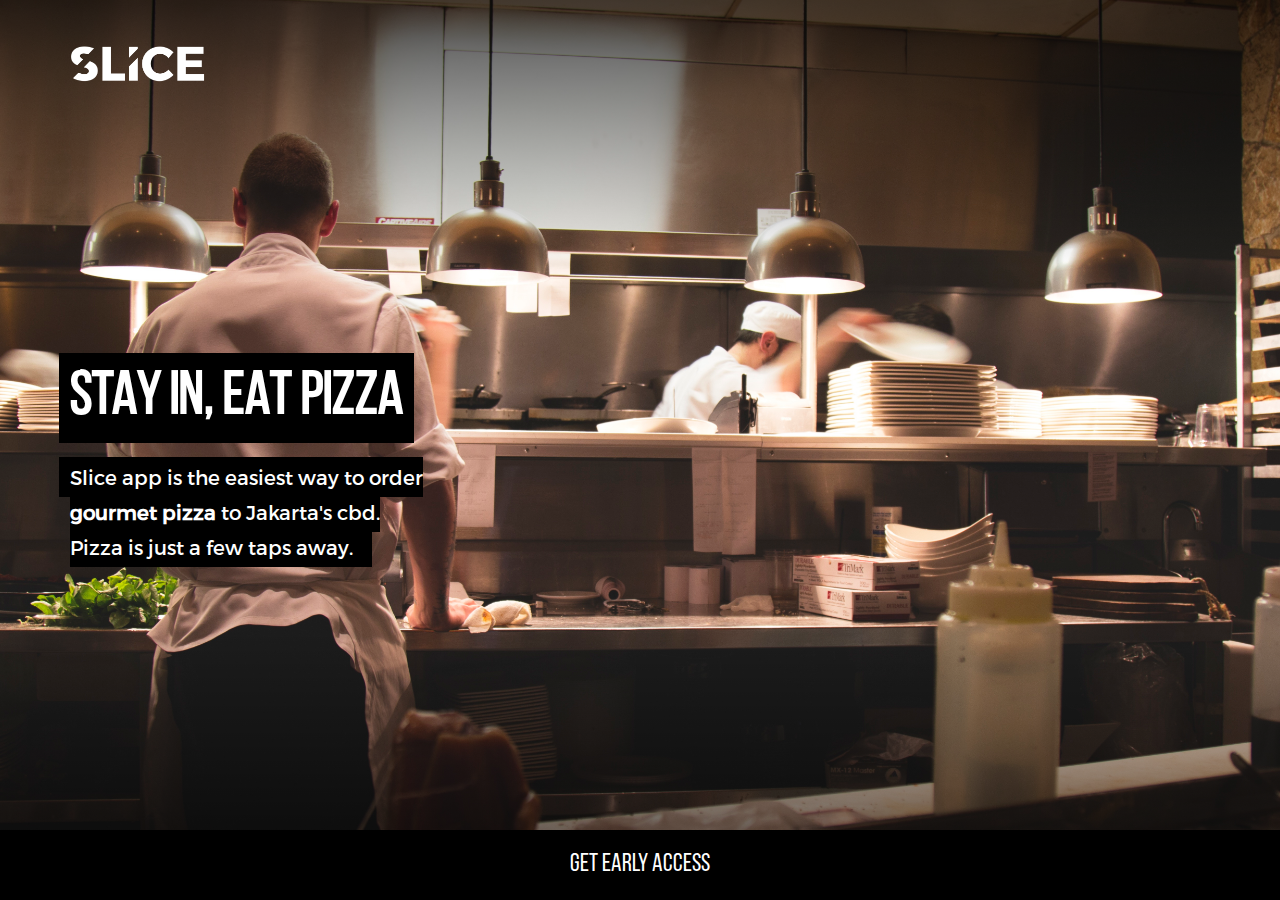
<file: live/index.html>
<html>

<head>
    <!-- Google Analytics Content Experiment code -->
    <script>
    function utmx_section() {}

    function utmx() {}(function() {
        var
            k = '115579732-0',
            d = document,
            l = d.location,
            c = d.cookie;
        if (l.search.indexOf('utm_expid=' + k) > 0) return;

        function f(n) {
            if (c) {
                var i = c.indexOf(n + '=');
                if (i > -1) {
                    var j = c.
                    indexOf(';', i);
                    return escape(c.substring(i + n.length + 1, j < 0 ? c.length : j))
                }
            }
        }
        var x = f('__utmx'),
            xx = f('__utmxx'),
            h = l.hash;
        d.write(
            '<sc' + 'ript src="' + 'http' + (l.protocol == 'https:' ? 's://ssl' :
                '://www') + '.google-analytics.com/ga_exp.js?' + 'utmxkey=' + k +
            '&utmx=' + (x ? x : '') + '&utmxx=' + (xx ? xx : '') + '&utmxtime=' + new Date().valueOf() + (h ? '&utmxhash=' + escape(h.substr(1)) : '') +
            '" type="text/javascript" charset="utf-8"><\/sc' + 'ript>')
    })();
    </script>
    <script>
    utmx('url', 'A/B');
    </script>

    <!-- End of Google Analytics Content Experiment code -->
    <meta name="viewport" content="width=device-width, initial-scale=1, maximum-scale=1, user-scalable=no">
    <meta name="description" content="Slice, pizza delivery app">
    <link rel="stylesheet" type="text/css" href="css/bootstrap/css/bootstrap.css">
    <link rel="stylesheet" type="text/css" href="css/style.css">
    <link rel="stylesheet" href="css/social-share-kit.css" type="text/css">
    <link rel="stylesheet" href="css/ladda-themeless.min.css" type="text/css">
    <meta property="og:title" content="Slice, pizza delivery app">
    <meta property="og:description" content="Slice app is the easiest way to order gourmet pizza to Jakarta's cbd. Pizza is just a few taps away.">
    <meta property="og:site_name" content="Slice, pizza delivery app">
    <meta property="og:type" content="website">
    <meta property="og:url" content="http://sliceapp.co/">
    <meta property="og:image" content="http://sliceapp.co/images/logo-icon.png">
    <meta property="og:image:width" content="200">
    <meta property="og:image:height" content="200">
    <meta name="twitter:card" content="summary">
    <meta name="twitter:url" content="http://sliceapp.co/">
    <meta name="twitter:title" content="Slice, pizza delivery app">
    <meta name="twitter:description" content="Slice app is the easiest way to order gourmet pizza to Jakarta's cbd. Pizza is just a few taps away.">
    <meta name="twitter:image" content="http://sliceapp.co/images/logo-icon.png">
    <script src="https://ajax.googleapis.com/ajax/libs/jquery/2.1.4/jquery.min.js"></script>
    <script type="text/javascript" src="css/bootstrap/js/bootstrap.js"></script>
    <script type="text/javascript" src="js/social-share-kit.js"></script>
    <script type="text/javascript" src="js/ladda.js"></script>
    <script type="text/javascript" src="js/spin.js"></script>

    <script>
    (function(i, s, o, g, r, a, m) {
        i['GoogleAnalyticsObject'] = r;
        i[r] = i[r] || function() {
            (i[r].q = i[r].q || []).push(arguments)
        }, i[r].l = 1 * new Date();
        a = s.createElement(o),
            m = s.getElementsByTagName(o)[0];
        a.async = 1;
        a.src = g;
        m.parentNode.insertBefore(a, m)
    })(window, document, 'script', '//www.google-analytics.com/analytics.js', 'ga');

    ga('create', 'UA-72967680-1', 'auto');
    ga('send', 'pageview', '/');
    </script>

    <script type="text/javascript">
    function timer5() {
        ga('send', 'event', 'TimeOnPage', '0', '0-5 seconds', {
            'nonInteraction': 1
        });
    }

    function timer10() {
        ga('send', 'event', 'TimeOnPage', '1', '6-10 seconds', {
            'nonInteraction': 1
        });
    }

    function timerMore() {
        ga('send', 'event', 'TimeOnPage', '2', 'More than 10 seconds', {
            'nonInteraction': 1
        });
    }

    setTimeout(timer5, 5000);
    setTimeout(timer10, 10000);
    setTimeout(timerMore, 15000);
    </script>
</head>

<body>
    <div class="bg-img"></div>
    <div class="single-photo__gradient-overlay"></div>
    <div class="container">
        <div class="logo">
            <img src="images/logo.png">
        </div>
        <div class="outer">
            <div class="middle">
                <div class="row">
                    <div class="col-md-12">
                        <h2>STAY IN, EAT PIZZA</h2>
                        <p>Slice app is the easiest way to order
                            <br>
                            <b>gourmet pizza</b> to Jakarta&#39;s cbd.
                            <br> Pizza is just a few taps away.</p>
                    </div>
                </div>
            </div>
        </div>
    </div>
    <div class="btn-box">
        <button class="btn btn-default" data-toggle="modal" data-target="#myModal">GET EARLY ACCESS</button>
    </div>
    <!-- Modal -->
    <div class="modal fade" id="myModal" tabindex="-1" role="dialog" aria-labelledby="myModalLabel">
        <div class="modal-dialog" role="document">
            <div class="modal-content">
                <div class="modal-header">
                    <button type="button" class="close" data-dismiss="modal" aria-label="Close"><span aria-hidden="true">&times;</span></button>
                </div>
                <div class="modal-body">
                    <div class="container">
                        <div class="outer" style="width:auto;margin:auto">
                            <div class="middle">
                                <div class="modal-container">
                                    <div class="row">
                                        <div class="col-md-12" id="modal-content">
                                            <p style="text-align: center;">Enter your phone details
                                                <br> to get early access.</p>
                                            <input type="hidden" name="utf8" value="✓">
                                            <div class="input-group" style="margin: 20px 0;">
                                                <div class="input-group-addon" id="sizing-addon1" style="border-color:#252525;border-right: 1px solid #424242;color: #424242;background-color: #252525;font-size: 20px;">+62</div>
                                                <input type="tel" class="form-control phone-number" id="phone" placeholder="phone number" aria-label="..." style="border-radius: 6px;border-top-left-radius: 0px;border-bottom-left-radius: 0px;">
                                            </div>
                                            <button id="submit" class="btn btn-default submit-btn" style="background:#ffe870; color:#000;border-color:#ffe870">SUBMIT</button>
                                        </div>
                                    </div>
                                </div>
                            </div>
                        </div>
                    </div>
                    <div class="success-box">
                        <div class="outer">
                            <div class="middle">
                                <p id="status-container"></p>
                            </div>
                        </div>
                    </div>
                    <div class="thanks-box">
                        <div class="outer">
                            <div class="middle">
                                <div class="box">
                                    <div class="circle-box">
                                        <h2>THANKS</h2>
                                    </div>
                                    <p id="thankyou-text">
                                    </p>
                                    <p style="padding-top: 0px; padding-bottom: 11px;">Share to your friends and family:</p>
                                    <div class="ssk-group ssk-lg" style="padding-bottom: 20px;">
                                        <a href="" class="ssk ssk-facebook ga-share-facebook"></a>
                                        <a href="" class="ssk ssk-twitter ga-share-twitter"></a>
                                        <a href="" class="ssk ssk-google-plus ga-share-google-plus"></a>
                                    </div>
                                </div>
                            </div>
                        </div>
                    </div>
                </div>
            </div>
        </div>
    </div>
    <script>
    $(function() {
        // Social share plugin
        SocialShareKit.init({
            url: 'http://sliceapp.co/'
        });

        // sending share events to Google
        $('.ga-share-facebook').click(function() {
            ga('create', 'UA-72967680-1', 'auto');
            ga('send', 'event', 'Social Share', 'click', 'Facebook');
        });

        $('.ga-share-twitter').click(function() {
            ga('create', 'UA-72967680-1', 'auto');
            ga('send', 'event', 'Social Share', 'click', 'Twitter');
        });

        $('.ga-share-google-plus').click(function() {
            ga('create', 'UA-72967680-1', 'auto');
            ga('send', 'event', 'Social Share', 'click', 'Google Plus');
        })

        $("#submit").click(function(e) {
            e.preventDefault();

            function sendNumber(phone) {
                console.log('Saving number to waitlist... done');
                $.getJSON("http://node.colorblindlabs.com:8080/api/access?phone=" + phone, function(data) {

                    if (data.success == true) {
                        var html = 'Thank you for signing up. You have been waitlisted, your number is #' + data.number;
                    } else {
                        var html = data.message;
                    }

                    $('#thankyou-text').text(html);
                    $('.thanks-box').addClass('open');
                    $('.success-box').hide();

                });
            }

            // sending eventTracker data to Google
            ga('create', 'UA-72967680-1', 'auto');
            ga('send', 'event', 'Submit', 'click', 'Send Phone Number');

            if ($('#phone').val() == '') {
                var html = 'Please enter your phone number.';
                $('#status-container').text(html);
                $('.success-box').addClass('open');
            } else {
                // send API request
                var PhoneNumber = $('#phone').val(),
                    CountryCode = 'id',
                    Locale = 'id-ID';

                PhoneNumber = PhoneNumber.replace(/^0+/, '');

                $('.success-box').removeClass('open');

                console.log('Sending number for checking...done');
                $.ajax({
                    url: 'http://api.phone-validator.net/api/v2/verify',
                    type: 'POST',
                    data: {
                        PhoneNumber: PhoneNumber,
                        CountryCode: CountryCode,
                        Locale: Locale,
                        APIKey: 'pv-8af9af59d416eb936865c8bdba41b3c5'
                    },
                    dataType: 'json',
                    success: function(json) {
                        console.log(json);
                        // check API result
                        if (typeof(json.status) != "undefined") {
                            statuscode = json.status;
                            switch (statuscode) {
                                case "VALID_CONFIRMED":
                                    //console.log(json);
                                    sendNumber(PhoneNumber);
                                    break;
                                case "VALID_UNCONFIRMED":
                                    linetype = json.linetype;
                                    location = json.location;
                                    countrycode = json.countrycode;
                                    formatnational = json.formatnational;
                                    formatinternational = json.formatinternational;
                                    //console.log(json);
                                    sendNumber(PhoneNumber);
                                    break;
                                case "INVALID":

                                    var html = 'This phone number is not valid. Please enter a valid one.';
                                    $('#status-container').text(html);
                                    $('.success-box').addClass('open');
                                    break;
                                default:
                            }
                        }
                    }
                })
            }


        })
    });
    </script>
</body>

</html>
</file>
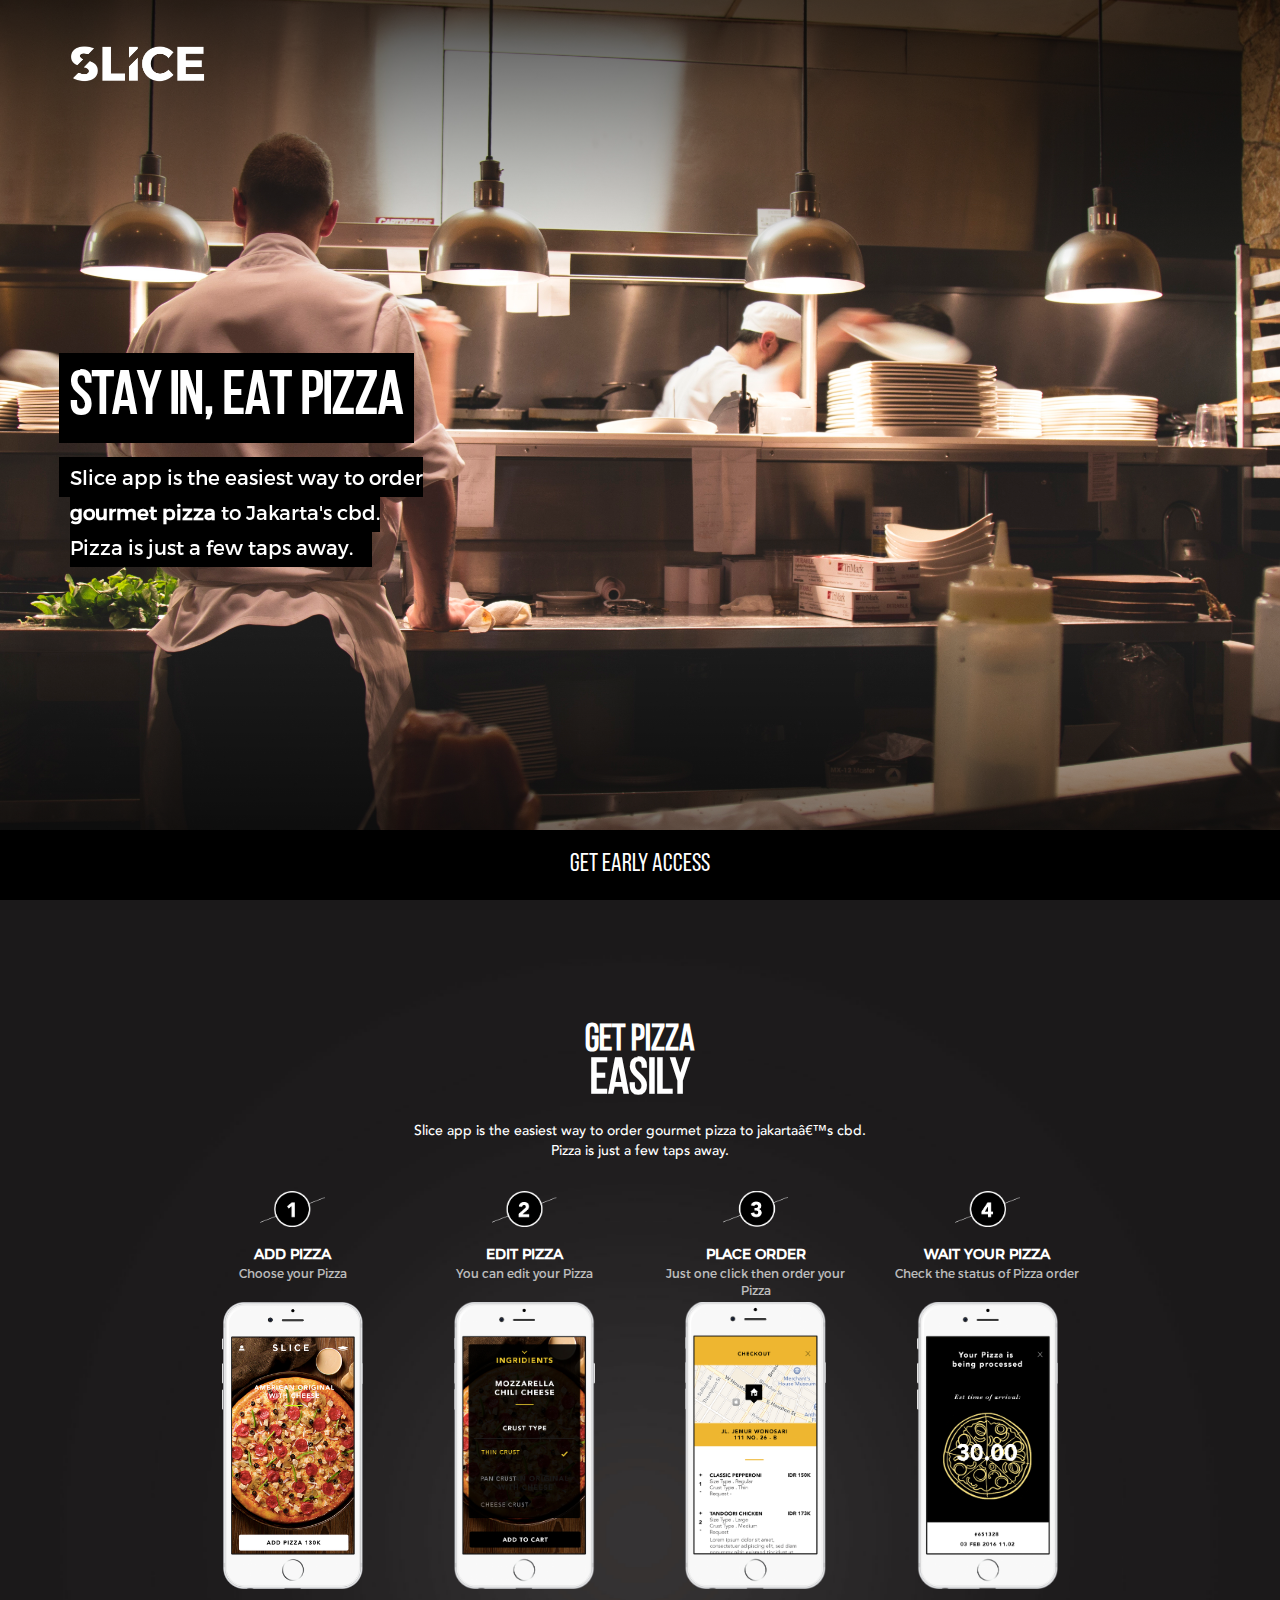
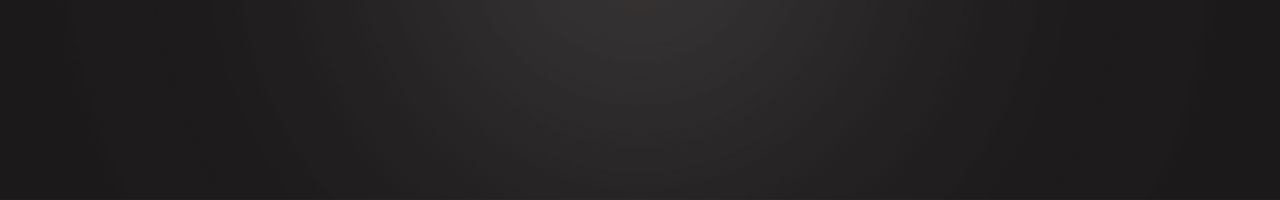
<file: test/index.html>
<!DOCTYPE html>
<html xmlns="http://www.w3.org/1999/xhtml">

<head>
    <!-- Google Analytics Content Experiment code -->
    <script>
    function utmx_section() {}

    function utmx() {}(function() {
        var
            k = '115579732-0',
            d = document,
            l = d.location,
            c = d.cookie;
        if (l.search.indexOf('utm_expid=' + k) > 0) return;

        function f(n) {
            if (c) {
                var i = c.indexOf(n + '=');
                if (i > -1) {
                    var j = c.
                    indexOf(';', i);
                    return escape(c.substring(i + n.length + 1, j < 0 ? c.length : j))
                }
            }
        }
        var x = f('__utmx'),
            xx = f('__utmxx'),
            h = l.hash;
        d.write(
            '<sc' + 'ript src="' + 'http' + (l.protocol == 'https:' ? 's://ssl' :
                '://www') + '.google-analytics.com/ga_exp.js?' + 'utmxkey=' + k +
            '&utmx=' + (x ? x : '') + '&utmxx=' + (xx ? xx : '') + '&utmxtime=' + new Date().valueOf() + (h ? '&utmxhash=' + escape(h.substr(1)) : '') +
            '" type="text/javascript" charset="utf-8"><\/sc' + 'ript>')
    })();
    </script>
    <script>
    utmx('url', 'A/B');
    </script>
    <!-- End of Google Analytics Content Experiment code -->
    <meta name="viewport" content="width=device-width, initial-scale=1, maximum-scale=1, user-scalable=no">
    <meta name="description" content="Slice, pizza delivery app">
    <link rel="stylesheet" type="text/css" href="slick/slick.css">
    <link rel="stylesheet" type="text/css" href="slick/slick-theme.css"/>
    <link rel="stylesheet" type="text/css" href="css/bootstrap/css/bootstrap.css">
    <link rel="stylesheet" type="text/css" href="css/style.css">
    <link rel="stylesheet" href="css/social-share-kit.css" type="text/css">
    <link rel="stylesheet" href="css/ladda-themeless.min.css" type="text/css">
    <link rel="stylesheet" type="text/css" href="css/jquery.fullPage.css" />
    


    <meta property="og:title" content="Slice, pizza delivery app">
    <meta property="og:description" content="Slice app is the easiest way to order gourmet pizza to Jakarta's cbd. Pizza is just a few taps away.">
    <meta property="og:site_name" content="Slice, pizza delivery app">
    <meta property="og:type" content="website">
    <meta property="og:url" content="http://sliceapp.co/">
    <meta property="og:image" content="http://sliceapp.co/images/logo-icon.png">
    <meta property="og:image:width" content="200">
    <meta property="og:image:height" content="200">
    <meta name="twitter:card" content="summary">
    <meta name="twitter:url" content="http://sliceapp.co/">
    <meta name="twitter:title" content="Slice, pizza delivery app">
    <meta name="twitter:description" content="Slice app is the easiest way to order gourmet pizza to Jakarta's cbd. Pizza is just a few taps away.">
    <meta name="twitter:image" content="http://sliceapp.co/images/logo-icon.png">
    <script src="https://ajax.googleapis.com/ajax/libs/jquery/2.1.4/jquery.min.js"></script>
    <script type="text/javascript" src="css/bootstrap/js/bootstrap.js"></script>
    <script type="text/javascript" src="js/jquery.fullPage.js"></script>
    <script type="text/javascript" src="js/social-share-kit.js"></script>
    <script type="text/javascript" src="js/ladda.js"></script>
    <script type="text/javascript" src="js/spin.js"></script>
    <script type="text/javascript" src="slick/slick.min.js"></script>
    <script>
    (function(i, s, o, g, r, a, m) {
        i['GoogleAnalyticsObject'] = r;
        i[r] = i[r] || function() {
            (i[r].q = i[r].q || []).push(arguments)
        }, i[r].l = 1 * new Date();
        a = s.createElement(o),
            m = s.getElementsByTagName(o)[0];
        a.async = 1;
        a.src = g;
        m.parentNode.insertBefore(a, m)
    })(window, document, 'script', '//www.google-analytics.com/analytics.js', 'ga');

    ga('create', 'UA-72967680-1', 'auto');
    ga('send', 'pageview', '/');
    </script>
    <script type="text/javascript">
    $(document).ready(function() {
        $('#fullpage').fullpage({
            menu: '#menu',
            anchors: ['firstPage', 'secondPage'],
            sectionsColor: ['', '#000'],
            autoScrolling: false,
            responsiveWidth: 768
        });

        var wrap = $("bodybody");

        wrap.on("scroll", function(e) {

            console.log('scroll');

        });
    });
    </script>
</head>

<body>
    <div class="btn-box">
        <button class="btn btn-default" data-toggle="modal" data-target="#myModal">GET EARLY ACCESS</button>
    </div>
    <!-- Modal -->
    <div class="modal fade" id="myModal" tabindex="-1" role="dialog" aria-labelledby="myModalLabel">
        <div class="modal-dialog" role="document">
            <div class="modal-content">
                <div class="modal-header">
                    <button type="button" class="close" data-dismiss="modal" aria-label="Close"><span aria-hidden="true">&times;</span></button>
                </div>
                <div class="modal-body">
                    <div class="container">
                        <div class="outer" style="width:auto;margin:auto">
                            <div class="middle">
                                <div class="modal-container">
                                    <div class="row">
                                        <div class="col-md-12" id="modal-content">
                                            <p style="text-align: center;">Enter your phone details
                                                <br> to get early access.</p>
                                            <input type="hidden" name="utf8" value="✓">
                                            <div class="input-group" style="margin: 20px 0;">
                                                <div class="input-group-addon" id="sizing-addon1" style="border-color:#252525;border-right: 1px solid #424242;color: #424242;background-color: #252525;font-size: 20px;">+62</div>
                                                <input type="tel" class="form-control phone-number" id="phone" placeholder="phone number" aria-label="..." style="border-radius: 6px;border-top-left-radius: 0px;border-bottom-left-radius: 0px;">
                                            </div>
                                            <button id="submit" class="btn btn-default submit-btn" style="background:#ffe870; color:#000;border-color:#ffe870">SUBMIT</button>
                                        </div>
                                    </div>
                                </div>
                            </div>
                        </div>
                    </div>
                    <div class="success-box">
                        <div class="outer">
                            <div class="middle">
                                <p id="status-container"></p>
                            </div>
                        </div>
                    </div>
                    <div class="thanks-box">
                        <div class="outer">
                            <div class="middle">
                                <div class="box">
                                    <div class="circle-box">
                                        <h2>THANKS</h2>
                                    </div>
                                    <p id="thankyou-text">
                                    </p>
                                    <p style="padding-top: 0px; padding-bottom: 11px;">Share to your friends and family:</p>
                                    <div class="ssk-group ssk-lg" style="padding-bottom: 20px;">
                                        <a href="" class="ssk ssk-facebook ga-share-facebook"></a>
                                        <a href="" class="ssk ssk-twitter ga-share-twitter"></a>
                                        <a href="" class="ssk ssk-google-plus ga-share-google-plus"></a>
                                    </div>
                                </div>
                            </div>
                        </div>
                    </div>
                </div>
            </div>
        </div>
    </div>
    <div id="fullpage">
        <div class="section " id="section0">
            <div class="intro">
                <div class="bg-img"></div>
                <div class="single-photo__gradient-overlay"></div>
                <div class="container">
                    <div class="logo">
                        <img src="images/logo.png">
                    </div>
                    <div class="outer">
                        <div class="middle">
                            <div class="row">
                                <div class="col-md-12">
                                    <h2>STAY IN, EAT PIZZA</h2>
                                    <p>Slice app is the easiest way to order
                                        <br>
                                        <b>gourmet pizza</b> to Jakarta&#39;s cbd.
                                        <br> Pizza is just a few taps away.</p>
                                </div>
                            </div>
                        </div>
                    </div>
                </div>
            </div>
        </div>
        <div class="section" id="section1">
            <div class="intro" style="margin-bottom:80px">
                <h1 style="font-size: 37px;" class="center">GET PIZZA</h1>
                <h1 class="center">EASILY</h1>
                <p class="center" style="font-family: 'avenir_medium';padding: 20px 0;padding-bottom:0">Slice app is the easiest way to order gourmet pizza to jakarta’s cbd.
                    <br> Pizza is just a few taps away.</p>
                <div class="iphone-box">
                    <div class="row" id="iphone-dekstop">
                        <div class="col-md-3 col-sm-3">
                            <div class="pizza-badge">
                                <img src="images/badge1.png">
                            </div>
                            <div class="iphone-detail">
                                <p>ADD PIZZA</p>
                                <p>Choose your Pizza</p>
                            </div>
                            <div class="iphone-bg">
                                <img src="images/iphone-white1.png">
                            </div>
                        </div>
                        <div class="col-md-3 col-sm-3">
                            <div class="pizza-badge">
                                <img src="images/badge2.png">
                            </div>
                            <div class="iphone-detail">
                                <p>EDIT PIZZA</p>
                                <p>You can edit your Pizza</p>
                            </div>
                            <div class="iphone-bg">
                                <img src="images/iphone-white2.png">
                            </div>
                        </div>
                        <div class="col-md-3 col-sm-3">
                            <div class="pizza-badge">
                                <img src="images/badge3.png">
                            </div>
                            <div class="iphone-detail">
                                <p>PLACE ORDER</p>
                                <p>Just one click then order your Pizza</p>
                            </div>
                            <div class="iphone-bg">
                                <img src="images/iphone-white3.png">
                            </div>
                        </div>
                        <div class="col-md-3 col-sm-3">
                            <div class="pizza-badge">
                                <img src="images/badge4.png">
                            </div>
                            <div class="iphone-detail">
                                <p>WAIT YOUR PIZZA</p>
                                <p>Check the status of Pizza order</p>
                            </div>
                            <div class="iphone-bg">
                                <img src="images/iphone-white4.png">
                            </div>
                        </div>
                    </div>
                    <div class="carousel-iphone">
                        <!--<ul class="single-item">
                            <li>
                                <div class="iphone-detail">
                                    <p>ADD PIZZA</p>
                                    <p>Choose your Pizza</p>
                                </div>
                                <img src="images/menu/main-menu.jpg">
                            </li>
                            <li>
                                <div class="iphone-detail">
                                    <p>EDIT PIZZA</p>
                                    <p>You can edit your Pizza</p>
                                </div>
                                <img src="images/menu/sample-for-mockup2.jpg">
                            </li>
                            <li>
                                <div class="iphone-detail">
                                    <p>PLACE ORDER</p>
                                    <p>Just one click then order your Pizza</p>
                                </div>
                                <img src="images/menu/checkout.jpg">
                            </li>
                            <li>
                                <div class="iphone-detail">
                                    <p>WAIT YOUR PIZZA</p>
                                    <p>Check the status of Pizza order</p>
                                </div>
                                <img src="images/menu/summary.jpg">
                            </li>
                        </ul>-->
                        <ul class="single-item">
                            <li>
                                <div class="pizza-badge">
                                    <img src="images/badge1.png">
                                </div>
                                <div class="iphone-detail">
                                    <p>ADD PIZZA</p>
                                    <p>Choose your Pizza</p>
                                </div>
                                <div class="iphone-bg">
                                    <img src="images/iphone-white1.png">
                                </div>
                            </li>
                            <li>
                                <div class="pizza-badge">
                                    <img src="images/badge2.png">
                                </div>
                                <div class="iphone-detail">
                                    <p>EDIT PIZZA</p>
                                    <p>You can edit your Pizza</p>
                                </div>
                                <div class="iphone-bg">
                                    <img src="images/iphone-white2.png">
                                </div>
                            </li>
                            <li>
                                <div class="pizza-badge">
                                    <img src="images/badge3.png">
                                </div>
                                <div class="iphone-detail">
                                    <p>PLACE ORDER</p>
                                    <p>Just one click then order your Pizza</p>
                                </div>
                                <div class="iphone-bg">
                                    <img src="images/iphone-white3.png">
                                </div>
                            </li>
                            <li>
                                <div class="pizza-badge">
                                    <img src="images/badge4.png">
                                </div>
                                <div class="iphone-detail">
                                    <p>WAIT YOUR PIZZA</p>
                                    <p>Check the status of Pizza order</p>
                                </div>
                                <div class="iphone-bg">
                                    <img src="images/iphone-white4.png">
                                </div>
                            </li>
                        </div>
                    </div>
                </div>
            </div>
        </div>
    </div>
    <script type="text/javascript">
    $(function() {
        $('.single-item').slick({
            arrows: false,
            autoplay: true,
            autoplaySpeed: 1500,
            dots:true
        });
        // Social share plugin
        SocialShareKit.init({
            url: 'http://sliceapp.co/'
        });

        // sending share events to Google
        $('.ga-share-facebook').click(function() {
            ga('create', 'UA-72967680-1', 'auto');
            ga('send', 'event', 'Social Share', 'click', 'Facebook');
        });

        $('.ga-share-twitter').click(function() {
            ga('create', 'UA-72967680-1', 'auto');
            ga('send', 'event', 'Social Share', 'click', 'Twitter');
        });

        $('.ga-share-google-plus').click(function() {
            ga('create', 'UA-72967680-1', 'auto');
            ga('send', 'event', 'Social Share', 'click', 'Google Plus');
        })

        $("#submit").click(function(e) {
            e.preventDefault();

            function sendNumber(phone) {
                console.log('Saving number to waitlist... done');
                $.getJSON("http://node.colorblindlabs.com:8080/api/access?phone=" + phone, function(data) {

                    if (data.success == true) {
                        var html = 'Thank you for signing up. You have been waitlisted, your number is #' + data.number;
                    } else {
                        var html = data.message;
                    }

                    $('#thankyou-text').text(html);
                    $('.thanks-box').addClass('open');
                    $('.success-box').hide();

                });
            }

            // sending eventTracker data to Google
            ga('create', 'UA-72967680-1', 'auto');
            ga('send', 'event', 'Submit', 'click', 'Send Phone Number');

            if ($('#phone').val() == '') {
                var html = 'Please enter your phone number.';
                $('#status-container').text(html);
                $('.success-box').addClass('open');
            } else {
                // send API request
                var PhoneNumber = $('#phone').val(),
                    CountryCode = 'id',
                    Locale = 'id-ID';

                PhoneNumber = PhoneNumber.replace(/^0+/, '');

                $('.success-box').removeClass('open');

                console.log('Sending number for checking...done');
                $.ajax({
                    url: 'http://api.phone-validator.net/api/v2/verify',
                    type: 'POST',
                    data: {
                        PhoneNumber: PhoneNumber,
                        CountryCode: CountryCode,
                        Locale: Locale,
                        APIKey: 'pv-8af9af59d416eb936865c8bdba41b3c5'
                    },
                    dataType: 'json',
                    success: function(json) {
                        console.log(json);
                        // check API result
                        if (typeof(json.status) != "undefined") {
                            statuscode = json.status;
                            switch (statuscode) {
                                case "VALID_CONFIRMED":
                                    //console.log(json);
                                    sendNumber(PhoneNumber);
                                    break;
                                case "VALID_UNCONFIRMED":
                                    linetype = json.linetype;
                                    location = json.location;
                                    countrycode = json.countrycode;
                                    formatnational = json.formatnational;
                                    formatinternational = json.formatinternational;
                                    //console.log(json);
                                    sendNumber(PhoneNumber);
                                    break;
                                case "INVALID":

                                    var html = 'This phone number is not valid. Please enter a valid one.';
                                    $('#status-container').text(html);
                                    $('.success-box').addClass('open');
                                    break;
                                default:
                            }
                        }
                    }
                })
            }


        })
    });
    </script>
</body>

</html>
</file>
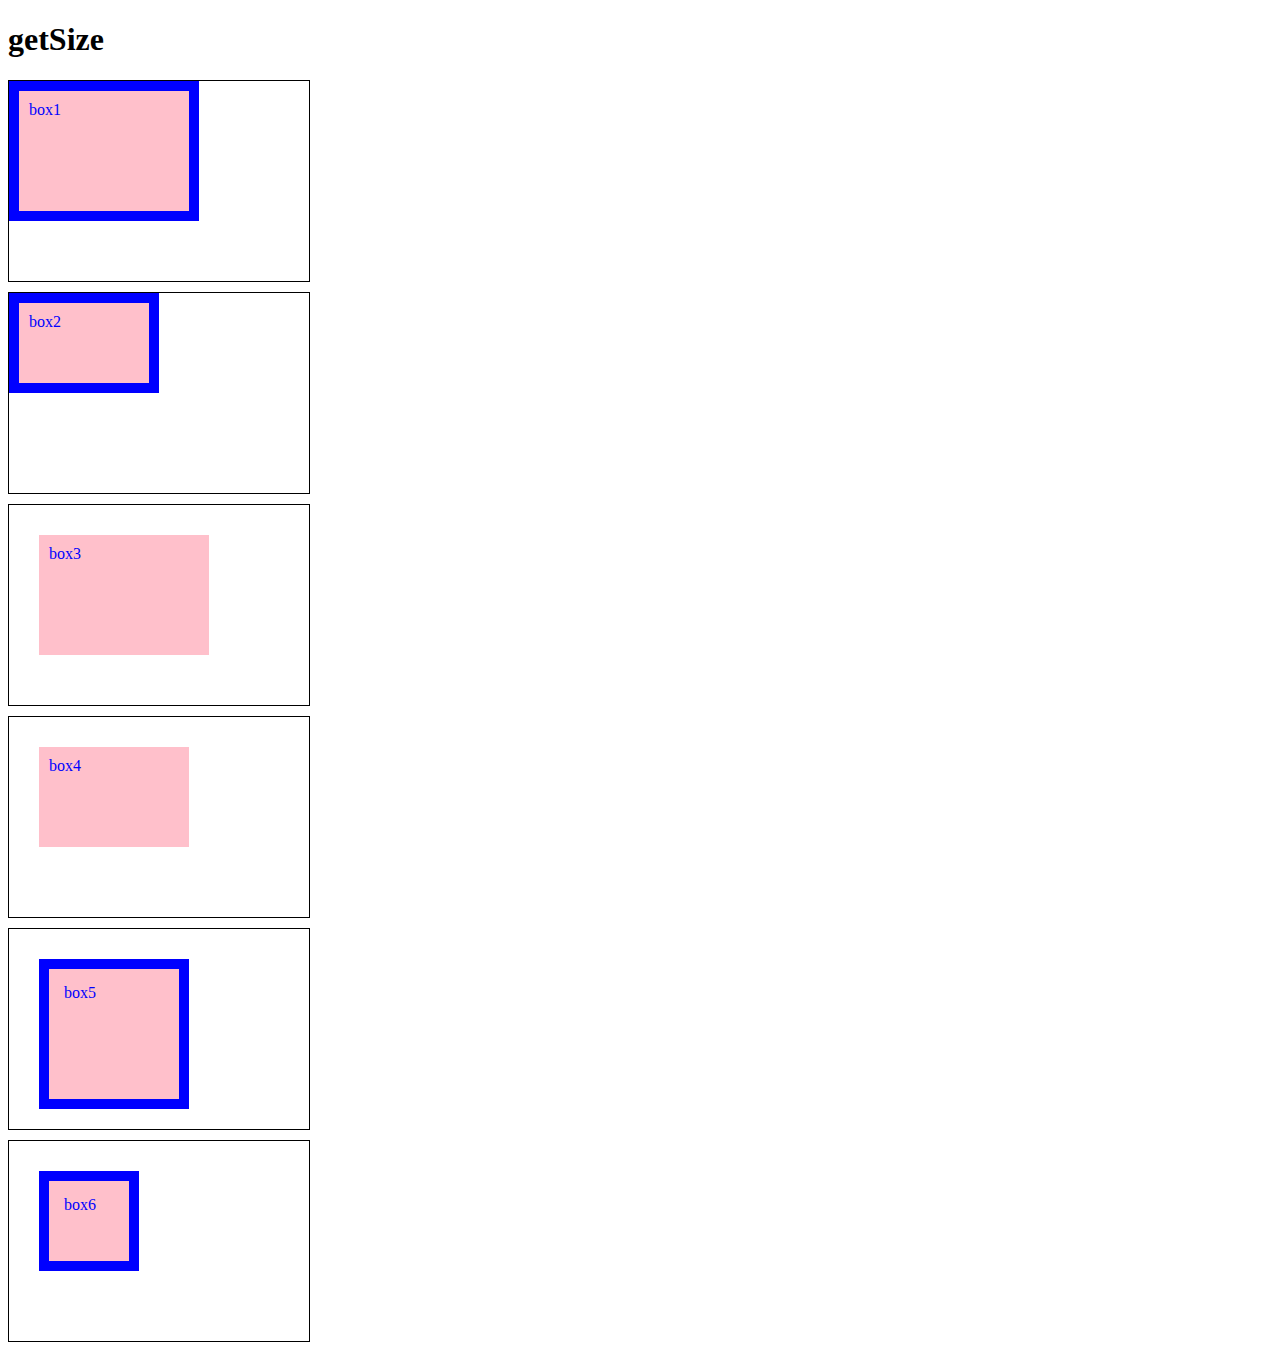
<file: bower_components/get-size/index.html>
<!doctype html>
<html>
<head>
  <meta charset="utf-8">

  <title>getSize</title>

  <style>
    .container {
      width: 300px;
      height: 200px;
      margin-bottom: 10px;
      border: 1px solid;
      position: relative;
    }

    .box {
      color: blue;
      background: pink;
    }

    .border-box {
      -webkit-box-sizing: border-box;
         -moz-box-sizing: border-box;
              box-sizing: border-box;
    }

    #box1, #box2 {
      width: 50%;
      height: 50%;
      border: 10px solid;
      padding: 10px;
    }

    #box3, #box4 {
       width: 50%;
       height: 50%;
       border: 0px solid;
       margin: 10%;
       padding: 10px;
     }

    #box5, #box6 {
       width: 100px;
       height: 100px;
       border: 10px solid;
       margin: 10%;
       padding: 5%;
     }

    </style>

</head>
<body>

  <h1>getSize</h1>

  <div class="container">
    <div id="box1" class="box">box1</div>
  </div>

  <div class="container">
    <div id="box2" class="box border-box">box2</div>
  </div>

  <div class="container">
    <div id="box3" class="box">box3</div>
  </div>

  <div class="container">
    <div id="box4" class="box border-box">box4</div>
  </div>

  <div class="container">
    <div id="box5" class="box">box5</div>
  </div>

  <div class="container">
    <div id="box6" class="box border-box">box6</div>
  </div>

  <script src="get-size.js"></script>

</body>
</html>
</file>
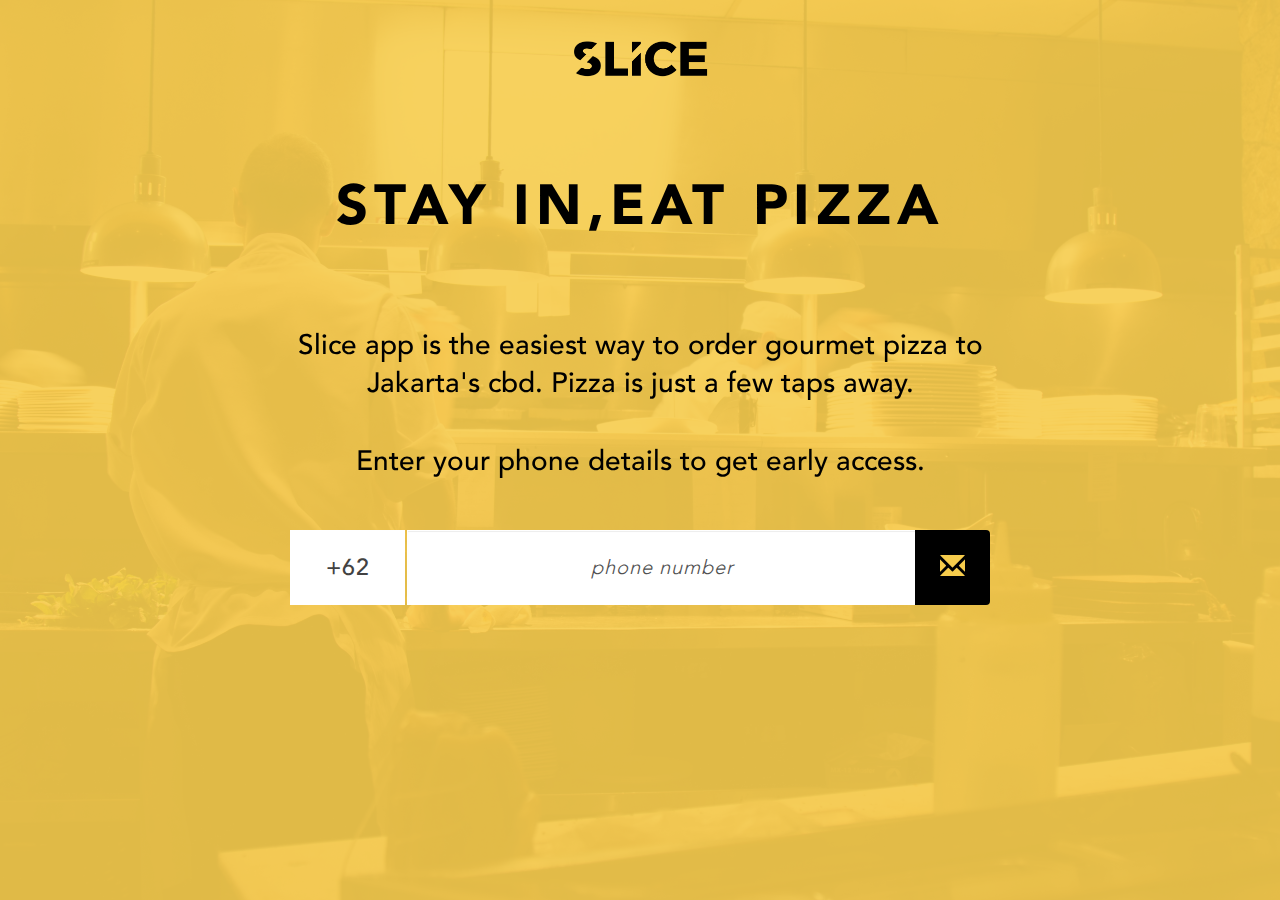
<file: live/home/index.html>
<!DOCTYPE html>
<html lang="en">

<head>
    <!--<title>Slice App</title>-->
    <meta name="viewport" content="width=device-width, initial-scale=1, maximum-scale=1, user-scalable=no">
   
    <link rel="stylesheet" type="text/css" href="css/bootstrap/css/bootstrap.css">
    <link rel="stylesheet" type="text/css" href="css/style.css">
    <link rel="stylesheet" href="css/social-share-kit.css" type="text/css">

    <meta property="og:title" content="Slice, pizza delivery app">
    <meta property="og:description" content="Slice app is the easiest way to order gourmet pizza to Jakarta's cbd. Pizza is just a few taps away.">
    <meta property="og:site_name" content="Slice, pizza delivery app">
    <meta property="og:type" content="website">
    <meta property="og:url" content="http://sliceapp.co/">
    <meta property="og:image" content="http://sliceapp.co/home/images/logo-icon.png">
    <meta property="og:image:width" content="200">
    <meta property="og:image:height" content="200">

    <meta name="twitter:card" content="summary">
    <meta name="twitter:url" content="http://sliceapp.co/">
    <meta name="twitter:title" content="Slice, pizza delivery app">
    <meta name="twitter:description" content="Slice app is the easiest way to order gourmet pizza to Jakarta's cbd. Pizza is just a few taps away.">
    <meta name="twitter:image" content="http://sliceapp.co/home/images/logo-icon.png">

    <script src="//cdn.optimizely.com/js/4551850277.js"></script>
    <script src="https://ajax.googleapis.com/ajax/libs/jquery/2.1.4/jquery.min.js"></script>
    <script type="text/javascript" src="css/bootstrap/js/bootstrap.js"></script>
    <script type="text/javascript" src="js/social-share-kit.js"></script>
    <script>
    (function(i, s, o, g, r, a, m) {
        i['GoogleAnalyticsObject'] = r;
        i[r] = i[r] || function() {
            (i[r].q = i[r].q || []).push(arguments)
        }, i[r].l = 1 * new Date();
        a = s.createElement(o),
            m = s.getElementsByTagName(o)[0];
        a.async = 1;
        a.src = g;
        m.parentNode.insertBefore(a, m)
    })(window, document, 'script', '//www.google-analytics.com/analytics.js', 'ga');
    // Create instance
    ga('create', 'UA-72967680-1', 'auto');
    ga('send', 'pageview', '/home', 'Homepage');
    </script>

    <script type="text/javascript">
    function timer5() {
        ga('send', 'event', 'TimeOnPage', '0', '0-5 seconds', {
            'nonInteraction': 1
        });
    }

    function timer10() {
        ga('send', 'event', 'TimeOnPage', '1', '6-10 seconds', {
            'nonInteraction': 1
        });
    }

    function timerMore() {
        ga('send', 'event', 'TimeOnPage', '2', 'More than 10 seconds', {
            'nonInteraction': 1
        });
    }

    setTimeout(timer5, 5000);
    setTimeout(timer10, 10000);
    setTimeout(timerMore, 15000);
    </script>
</head>

<body>
    <div class="bg-img"></div>
    <div class="bg-color"></div>
    <div class="container">
        <div class="outer" style="width:auto;margin:auto">
            <div class="middle">
                <div class="modal-container">
                    <div class="row">
                        <div class="col-md-12">
                            <div class="logo">
                                <img src="images/logo-black.png">
                            </div>
                            <h1>Stay In,Eat Pizza</h1>
                            <p style="text-align: center;">Slice app is the easiest way to order gourmet pizza to Jakarta&#39;s cbd. Pizza is just a few taps away.</p>
                            <p style="text-align: center;">Enter your phone details to get early access.</p>
                            <div class="input-group" style="margin: 20px 0;">
                                <div class="input-group-addon" id="sizing-addon1">+62</div>
                                <input type="tel" class="form-control phone-number" id="phone" placeholder="phone number" aria-label="...">
                                <span class="input-group-btn">
                                    <button class="btn btn-secondary envelope-2" id="submit-desktop" type="submit">
                                        <span class="glyphicon glyphicon-envelope" aria-hidden="true"></span>
                                </button>
                                </span>
                            </div>
                            <button class="btn btn-default submit-btn ga-submit" id="submit-mobile" data-toggle="modal" data-target="#myModal" style="background:#ffe870; color:#000;border-color:#ffe870">SUBMIT</button>
                        </div>
                    </div>
                </div>
            </div>
        </div>
    </div>
    <div class="success-box">
        <div class="outer">
            <div class="middle">
                <!--<div class="close">
                    <span class="glyphicon glyphicon-remove" aria-hidden="true"></span>
                </div>-->
                <p id="status-container"></p>
            </div>
        </div>
    </div>
    <div class="thanks-box">
        <div style=" position: absolute;right: 25px; top: 25px;font-size: 20px;" class="go-back"><span class="glyphicon glyphicon-remove go-back" aria-hidden="true" style="cursor:pointer"></span></div>
        <div class="outer">
            <div class="middle">
                <div class="box">
                    <div class="logo">
                        <img src="images/logo-black.png">
                    </div>
                    <h2>THANK YOU :)</h2>
                    <p id="thankyou-text">
                    </p>
                    <div class="row" style="padding-top:40px;">
                        <div class="col-md-12">
                            <p class="subtitle">Share to your friends and family..</p>
                            <div class="ssk-group ssk-lg" style="padding-top:10px;">
                                <a href="" class="ssk ssk-facebook ga-share-facebook"></a>
                                <a href="" class="ssk ssk-twitter ga-share-twitter"></a>
                                <a href="" class="ssk ssk-google-plus ga-share-google-plus"></a>
                            </div>
                        </div>
                    </div>
                </div>
            </div>
        </div>
    </div>
    <script>
    $(function() {
        // Social share plugin
        SocialShareKit.init({
            url:'http://sliceapp.co/'
        });

        // sending share events to Google
        $('.ga-share-facebook').click(function() {
            ga('create', 'UA-72967680-1', 'auto');
            ga('send', 'event', 'Social Share', 'click', 'Facebook');
        });

        $('.ga-share-twitter').click(function() {
            ga('create', 'UA-72967680-1', 'auto');
            ga('send', 'event', 'Social Share', 'click', 'Twitter');
        });

        $('.ga-share-google-plus').click(function() {
            ga('create', 'UA-72967680-1', 'auto');
            ga('send', 'event', 'Social Share', 'click', 'Google Plus');
        })

        // sending data to server
        $('.go-back').click(function() {
            $('.thanks-box').removeClass('open');
            $('.bg-color').css('background', '#ffd306');
            $('.container').show();
            $('.success-box').hide();
            $('#phone').val();
        });

        $("#submit-desktop, #submit-mobile").click(function() {

            function sendNumber(phone) {
                $.getJSON("http://node.colorblindlabs.com:8080/api/access?phone=" + phone, function(data) {

                    if (data.success == true) {
                        var html = 'Thank you for signing up. You have been waitlisted, your number is #' + data.number;
                    } else {
                        var html = data.message;
                    }
                    //$('#status-container').text(html);
                    $('#thankyou-text').text(html);
                    $('.thanks-box').addClass('open');
                    $('.bg-color').css('background', '#fff');
                    $('.container').hide();
                    $('.success-box').hide();

                });
            }


            // sending eventTracker data to Google
            ga('create', 'UA-72967680-1', 'auto');
            ga('send', 'event', 'Submit', 'click', 'Send Phone Number');


            if ($('#phone').val() == '') {
                var html = 'Please enter your phone number.';
                $('#status-container').text(html);
                $('.success-box').addClass('open');
            } else {
                // send API request
                var PhoneNumber = $('#phone').val(),
                    CountryCode = 'id',
                    Locale = 'id-ID';

                PhoneNumber = PhoneNumber.replace(/^0+/, '');


                $.ajax({
                    url: 'http://api.phone-validator.net/api/v2/verify',
                    type: 'POST',
                    data: {
                        PhoneNumber: PhoneNumber,
                        CountryCode: CountryCode,
                        Locale: Locale,
                        APIKey: 'pv-8af9af59d416eb936865c8bdba41b3c5'
                    },
                    dataType: 'json',
                    success: function(json) {
                        // check API result
                        if (typeof(json.status) != "undefined") {
                            statuscode = json.status;
                            switch (statuscode) {
                                case "VALID_CONFIRMED":
                                    //console.log(json);
                                    sendNumber(PhoneNumber);
                                    break;
                                case "VALID_UNCONFIRMED":
                                    linetype = json.linetype;
                                    location = json.location;
                                    countrycode = json.countrycode;
                                    formatnational = json.formatnational;
                                    formatinternational = json.formatinternational;
                                    //console.log(json);
                                    sendNumber(PhoneNumber);
                                    break;
                                case "INVALID":
                                    var html = 'This phone number is not valid. Please enter a valid one.';
                                    $('#status-container').text(html);
                                    $('.success-box').addClass('open');
                                    break;
                                default:
                            }
                        }
                    }
                })
            }


        })
    });
    </script>
</body>

</html>
</file>
<file: live/css/style.css>
@font-face {
    font-family: 'ProximaNova';
    src: url('../fonts/montserrat/Montserrat-Regular.otf');
}

@font-face {
    font-family: 'BebasNeue';
    src: url('../fonts/bebas/BebasNeue_Regular.otf');
}

@font-face {
    font-family: 'avenir_medium';
    src: url('../fonts/avenir/Avenir-Medium.otf');
}

body {
    color: #fff;
    font-family: 'ProximaNova';
}

.modal-body {
    padding: 0;
    height: 100%;
}

.bg-img {
    background-image: url(../images/bg.jpeg);
    background-size: cover;
    background-position: center center;
    background-repeat: no-repeat;
    min-height: 100%;
    min-width: 1024px;
    width: 100%;
    height: auto;
    position: absolute;
    top: 0;
    left: 0;
}

.outer {
    display: table;
    height: 100%;
    width: 100%;
}

.middle {
    display: table-cell;
    vertical-align: middle;
}

.btn-box {
    width: 100%;
    position: fixed;
    margin: auto;
    left: 0;
    right: 0;
    bottom: 0;
    z-index: 10
}

.btn-box button {
    width: 100%;
    background: #000;
    color: #fff;
    border-radius: 0;
    border-color: #000;
    margin: 0;
    height: 70px;
    font-size: 25px;
    font-family: 'BebasNeue';
}

.btn-box button:hover,
.btn-box button:focus {
    background: #000;
    color: #fff;
    border-color: #000;
}

.container {
    height: 100%;
}

.container h2 {
    text-transform: capitalize;
    font-family: 'BebasNeue';
    font-size: 60px;
    font-weight: 600;
    background: #000;
    display: table;
    box-shadow: 11px 0 0 #000000, -11px 0 0 #000000;
    line-height: 90px;
    margin: 0;
}

.container p {
    font-size: 20px;
    background: #000;
    display: inline;
    box-shadow: 11px 0 0 #000000, -11px 0 0 #000000;
    line-height: 35px;
    padding: 8px 8px 8px 0;
    position: relative;
    top: 17px;
    width: 400px;
    margin: auto;
}

.single-photo__gradient-overlay {
    height: 100%;
    width: 100%;
    position: absolute;
    top: 0;
    background: transparent;
    background: -webkit-linear-gradient(top, rgba(0, 0, 0, 0.7) 0%, transparent 30%, transparent 70%, rgba(0, 0, 0, 0.7) 100%);
    background: linear-gradient(to bottom, rgba(0, 0, 0, 0.7) 0%, transparent 30%, transparent 70%, rgba(0, 0, 0, 0.7) 100%);
}

.modal-dialog {
    margin: 0;
    width: 100%;
    height: 100%;
}

.modal-content {
    width: 100%;
    height: 100%;
    background: #000;
    border-radius: 0;
}

.modal-header {
    border: 0;
    position: absolute;
    width: 100%;
    z-index: 10
}

.close {
    color: #fff;
    opacity: 1;
    font-size: 37px;
}

.input-group {
    width: 100%;
}

.btn {
    width: 100%;
}

.submit-btn {
    font-family: 'BebasNeue';
    font-size: 26px;
    font-weight: bold;
    letter-spacing: 3px;
    height: 47px;
}

.phone-number {
    background: #252525;
    border-color: #252525;
    height: 42px;
    text-align: center;
    font-size: 20px;
    border-radius: 4px;
}

.logo {
    width: 135px;
    position: absolute;
    top: 45px;
}

.logo img {
    width: 100%;
}

.phone-number::-webkit-input-placeholder {
    color: #4f4f4f;
    letter-spacing: 1px;
}

.phone-number:-moz-placeholder {
    color: #4f4f4f;
    letter-spacing: 1px;
}

.phone-number::-moz-placeholder {
    color: #4f4f4f;
    letter-spacing: 1px;
}

.phone-number:-ms-input-placeholder {
    color: #4f4f4f;
    letter-spacing: 1px;
}

.modal-container {
    text-align: center;
}

.modal-container p {
    background: transparent;
    display: block;
    box-shadow: none;
    line-height: normal;
    padding: 0;
    position: relative;
    top: 0;
    padding-bottom: 20px;
}

.success-box {
    position: fixed;
    bottom: 0;
    width: 100%;
    background: #FFF;
    height: 60px;
    text-align: center;
    -webkit-transform: translate3d(0, 100%, 0);
    transform: translate3d(0, 0, 0);
    display: none;
}

.success-box.open,
.success-box.close {
    -webkit-animation-name: animSlideTop;
    animation-name: animSlideTop;
    -webkit-animation-duration: 0.3s;
    animation-duration: 0.3s;
    -webkit-animation-timing-function: cubic-bezier(0.7, 0, 0.3, 1);
    animation-timing-function: cubic-bezier(0.7, 0, 0.3, 1);
    -webkit-animation-iteration-count: 1;
    animation-iteration-count: 1;
    display: block;
}

@-webkit-keyframes animSlideTop {
    0% {
        -webkit-transform: translate3d(0, 100%, 0);
    }
    100% {
        -webkit-transform: translate3d(0, 0, 0);
    }
}

@keyframes animSlideTop {
    0% {
        -webkit-transform: translate3d(0, 100%, 0);
        transform: translate3d(0, 100%, 0);
    }
    100% {
        -webkit-transform: translate3d(0, 0, 0);
        transform: translate3d(0, 0, 0);
    }
}

.success-box .close {
    color: #fff;
    opacity: 1;
    font-size: 12px;
    position: relative;
    top: -8px;
    right: 8px;
}

#status-container {
    color: #000
}

.circle-box {
    border-radius: 50%;
    width: 170px;
    height: 170px;
    background: #ffe870;
    margin: auto;
}

.thanks-box {
    position: absolute;
    opacity: 0;
    width: 100%;
    height: 100%;
    color: #fff;
    pointer-events: none;
    top: 0
}

.thanks-box h2 {
    font-size: 1.4em;
    margin: 50px 0 30px 0;
    letter-spacing: 4px;
    font-weight: bold;
    padding: 74px 0px;
    color: #000;
}

.thanks-box p {
    font-size: 1em;
    letter-spacing: 2px;
    padding: 30px 0;
    width: 500px;
    margin: auto;
}

.thanks-box button {
    width: 210px;
    height: 52px;
    margin: 10px 0;
    background: #000;
    color: #FFFFFF;
    border-color: #ffd306;
    font-size: 18px;
    text-transform: uppercase;
}

.thanks-box .box {
    color: #fff;
    width: 900px;
    height: 465px;
    background: #000;
    margin: auto;
    text-align: center;
    left: 0;
    right: 0;
    top: 0;
    bottom: 0;
    position: absolute;
    padding: 0;
    z-index: 10;
}

.thanks-box.open {
    opacity: 1;
    top: 1;
    pointer-events: visible;
}

@media (min-width: 768px) {
    .modal-container {
        margin: auto;
        width: 390px;
    }
    .carousel-iphone {
        display: none;
    }
}

@media (max-width: 768px) {
    .thanks-box p {
        width: 100%;
    }
    .thanks-box .box {
        width: 95%;
    }
    .container p {
        width: 100%;
        font-size: 14px;
    }
    .modal-container {
        width: 100%;
    }
    .container h2 {
        font-size: 30px;
        line-height: 55px;
    }
    .modal-container p {
        font-size: 20px;
    }
    #fullpage {
        overflow: hidden;
    }
    .pizza-badge {
        margin-top: 30px!important;
    }
    #section1 {
        padding: 20px;
    }
    .iphone-box {
        width: 100%!important;
        padding: 0!important
    }
    .iphone-bg {
        width: 200px!important;
    }
    #iphone-dekstop {
        display: none;
    }

     .iphone-detail {
        min-height: 50px!important;
    }
   
}

@media (max-width: 992px){
    html,body{
        overflow-x:hidden;
    }
}

@media (max-width: 992px) and (min-width: 768px ) {
    .iphone-detail {
        min-height: 79px!important;
    }

}


@media (max-width: 1335px) {
    .iphone-detail {
        min-height: 50px;
        margin-bottom: 0!important
    }
}



.single-item {
    padding: 0;
    margin: auto;
}



.single-item li img {
    width: 100%;
}

#section1 {
    background-image: url('../images/bg-landing.jpg');
    background-repeat: no-repeat;
    background-size: cover;
    background-position: center;
}

#section1 h1 {
    color: #fff;
    letter-spacing: 0px;
    font-weight: bold;
    line-height: 20px;
    font-family: 'BebasNeue';
    font-size: 50px;
}

.center {
    text-align: center;
}

.iphone-box {
    padding: 20px 0;
    width: 70%;
    margin: auto;
}

.iphone-bg {
    width: 70%;
    margin: auto;
}

.iphone-bg img {
    width: 100%;
}

.iphone-line {
    width: 30px;
    border-color: #f6cc4c;
    border-width: 2px;
    margin: 15px auto!important;
}

.iphone-detail {
    color: #000;
    margin: 25px 0;
    text-align: center;
}

.iphone-detail p:nth-child(1) {
    font-size: 14px;
    line-height: 3px;
    font-weight: bold;
    color: #fff
}

.iphone-detail p:nth-child(2) {
    font-size: 12px;
    opacity: 0.7;
    color: #fff;
}

.pizza-badge {
    width: 65px;
    margin: auto;
}

.pizza-badge img {
    width: 100%;
}
</file>
<file: live/css/social-share-kit.css>
/*!
 * Social Share Kit v1.0.3 (http://socialsharekit.com)
 * Copyright 2015 Social Share Kit / Kaspars Sprogis.
 * Licensed under Creative Commons Attribution-NonCommercial 3.0 license:
 * https://github.com/darklow/social-share-kit/blob/master/LICENSE
 * ---
 */@font-face{font-family:'social-share-kit';src:url('../fonts/social-share-kit.eot');src:url('../fonts/social-share-kit.eot?#iefix') format('embedded-opentype'),url('../fonts/social-share-kit.woff') format('woff'),url('../fonts/social-share-kit.ttf') format('truetype'),url('../fonts/social-share-kit.svg#social-share-kit') format('svg');font-weight:normal;font-style:normal}.ssk:before{display:inline-block;font-family:"social-share-kit" !important;font-style:normal !important;font-weight:normal !important;font-variant:normal !important;text-transform:none !important;speak:none;line-height:1;-webkit-font-smoothing:antialiased;-moz-osx-font-smoothing:grayscale}.ssk-facebook:before{content:"a";text-indent:4px;margin-right:-4px}.ssk-twitter:before{content:"b"}.ssk-google-plus:before{content:"c"}.ssk-email:before{content:"d";top:-1px;position:relative}.ssk-pinterest:before{content:"e"}.ssk-tumblr:before{content:"f"}.ssk-linkedin:before{content:"g"}.ssk-github:before{content:"h"}.ssk-vk:before{content:"i"}.ssk-instagram:before{content:"j"}.ssk-amazon:before{content:"k"}.ssk-skype:before{content:"s"}.ssk-youtube:before{content:"x"}.ssk-vimeo:before{content:"u"}.ssk-ebay:before{content:"p"}.ssk-apple:before{content:"l"}.ssk-behance:before{content:"q"}.ssk-dribble:before{content:"n"}.ssk-android:before{content:"o"}.ssk-whatsapp:before{content:"m"}.ssk-reddit:before{content:"r"}.ssk-reddit2:before{content:"t"}.ssk{background-color:#757575;color:white;display:inline-block;font-size:22px;line-height:1px;margin-right:2px;margin-bottom:2px;padding:7px;text-align:center;text-decoration:none;transition:background-color .1s;-webkit-transition:background-color .1s;-moz-transition:background-color .1s;-ms-transition:background-color .1s;-o-transition:background-color .1s}.ssk:before,.ssk .glyphicon,.ssk .fa{position:relative;font-size:22px;top:0;vertical-align:middle}.ssk.ssk-xs,.ssk-xs>.ssk{padding:4px}.ssk.ssk-xs:before,.ssk-xs>.ssk:before,.ssk.ssk-xs .glyphicon,.ssk-xs>.ssk .glyphicon,.ssk.ssk-xs .fa,.ssk-xs>.ssk .fa{font-size:15px}.ssk.ssk-sm,.ssk-sm>.ssk{padding:5px}.ssk.ssk-sm:before,.ssk-sm>.ssk:before,.ssk.ssk-sm .glyphicon,.ssk-sm>.ssk .glyphicon,.ssk.ssk-sm .fa,.ssk-sm>.ssk .fa{font-size:20px}.ssk.ssk-lg,.ssk-lg>.ssk{padding:9px}.ssk.ssk-lg:before,.ssk-lg>.ssk:before,.ssk.ssk-lg .glyphicon,.ssk-lg>.ssk .glyphicon,.ssk.ssk-lg .fa,.ssk-lg>.ssk .fa{font-size:28px}.ssk:last-child{margin-right:0}.ssk:hover{background-color:#424242}.ssk:hover,.ssk:focus{color:#fff;text-decoration:none}.ssk.ssk-round,.ssk-round .ssk{border-radius:50%}.ssk.ssk-round:before,.ssk-round .ssk:before{text-indent:0;margin-right:0}.ssk.ssk-rounded,.ssk-rounded .ssk{border-radius:15%}.ssk.ssk-icon{color:#757575;padding:2px;font-size:24px}.ssk.ssk-icon,.ssk.ssk-icon:hover{background-color:transparent}.ssk.ssk-icon:hover{color:#424242}.ssk.ssk-icon.ssk-xs,.ssk-xs>.ssk.ssk-icon{font-size:16px}.ssk.ssk-icon.ssk-sm,.ssk-sm>.ssk.ssk-icon{font-size:20px}.ssk.ssk-icon.ssk-lg,.ssk-lg>.ssk.ssk-icon{font-size:28px}.ssk.ssk-text{overflow:hidden;font-size:17px;line-height:normal;padding-right:10px}.ssk.ssk-text:before,.ssk.ssk-text .glyphicon,.ssk.ssk-text .fa{margin:-7px 10px -7px -7px;padding:7px;background-color:rgba(0,0,0,0.15);vertical-align:bottom;text-indent:0}.ssk-block .ssk.ssk-text{display:block;margin-right:0;text-align:left}.ssk.ssk-text.ssk-xs,.ssk-xs>.ssk.ssk-text{font-size:12px;padding-right:6px}.ssk.ssk-text.ssk-xs:before,.ssk-xs>.ssk.ssk-text:before,.ssk.ssk-text.ssk-xs .glyphicon,.ssk-xs>.ssk.ssk-text .glyphicon,.ssk.ssk-text.ssk-xs .fa,.ssk-xs>.ssk.ssk-text .fa{margin:-4px 6px -4px -4px;padding:4px}.ssk.ssk-text.ssk-sm,.ssk-sm>.ssk.ssk-text{font-size:16px;padding-right:7px}.ssk.ssk-text.ssk-sm:before,.ssk-sm>.ssk.ssk-text:before,.ssk.ssk-text.ssk-sm .glyphicon,.ssk-sm>.ssk.ssk-text .glyphicon,.ssk.ssk-text.ssk-sm .fa,.ssk-sm>.ssk.ssk-text .fa{margin:-5px 7px -5px -5px;padding:5px}.ssk.ssk-text.ssk-lg,.ssk-lg>.ssk.ssk-text{font-size:22px;padding-right:13px}.ssk.ssk-text.ssk-lg:before,.ssk-lg>.ssk.ssk-text:before,.ssk.ssk-text.ssk-lg .glyphicon,.ssk-lg>.ssk.ssk-text .glyphicon,.ssk.ssk-text.ssk-lg .fa,.ssk-lg>.ssk.ssk-text .fa{margin:-9px 13px -9px -9px;padding:9px}.ssk-group,.ssk-sticky{font-size:0}.ssk-sticky{top:0;position:fixed;z-index:2000}.ssk-sticky .ssk{transition:padding .1s ease-out;-webkit-transition:padding .1s ease-out;-moz-transition:padding .1s ease-out;-ms-transition:padding .1s ease-out;-o-transition:padding .1s ease-out;margin:0}.ssk-sticky.ssk-left .ssk,.ssk-sticky.ssk-right .ssk{display:block;clear:both}.ssk-sticky.ssk-left.ssk-center,.ssk-sticky.ssk-right.ssk-center{top:50%;transform:translateY(-50%);-webkit-transform:translateY(-50%);-moz-transform:translateY(-50%);-ms-transform:translateY(-50%);-o-transform:translateY(-50%)}.ssk-sticky.ssk-left{left:0}.ssk-sticky.ssk-left .ssk{float:left}.ssk-sticky.ssk-left .ssk:hover{padding-left:15px}.ssk-sticky.ssk-right{right:0}.ssk-sticky.ssk-right .ssk{float:right}.ssk-sticky.ssk-right .ssk:hover{padding-right:15px}.ssk-sticky.ssk-bottom{font-size:0;top:auto;bottom:0}.ssk-sticky.ssk-bottom.ssk-center{left:50%;right:auto;transform:translateX(-50%);-webkit-transform:translateX(-50%);-moz-transform:translateX(-50%);-ms-transform:translateX(-50%);-o-transform:translateX(-50%)}.ssk-sticky.ssk-bottom .ssk{vertical-align:bottom}.ssk-sticky.ssk-bottom .ssk:hover{padding-bottom:15px}.ssk-sticky.ssk-round.ssk-xs .ssk:hover{padding:8px}.ssk-sticky.ssk-round.ssk-sm .ssk:hover{padding:9px}.ssk-sticky.ssk-round .ssk:hover{padding:11px}.ssk-sticky.ssk-round.ssk-lg .ssk:hover{padding:13px}@media (max-width:767px){.ssk-sticky{display:none}}.ssk-count{padding-top:20px}.ssk-count .ssk{position:relative}.ssk-count .ssk-num{border-radius:4px;color:#8f8f8f;background-color:rgba(50,50,50,0.03);display:block;font-size:12px;left:0;line-height:20px;position:absolute;right:0;text-align:center;top:-20px}.ssk-count.ssk-sticky{padding-top:0}.ssk-count.ssk-sticky.ssk-left .ssk-num,.ssk-count.ssk-sticky.ssk-right .ssk-num{top:20%;background-color:transparent}.ssk-count.ssk-sticky.ssk-left .ssk-num{left:100%;margin-left:5px}.ssk-count.ssk-sticky.ssk-right .ssk-num{right:115%;margin-left:-100%;text-align:right}.ssk-facebook{background-color:#255c95}.ssk-grayscale>.ssk-facebook{background-color:#757575}.ssk-facebook:hover{background-color:#1b436c}.ssk-facebook:hover{background-color:#1b436c}.ssk-grayscale>.ssk-facebook:hover{background-color:#255c95}.ssk-facebook.ssk-icon{color:#255c95}.ssk-facebook.ssk-icon:hover{color:#1b436c}.ssk-facebook.ssk-icon:before{text-indent:0;margin-right:0}.ssk-twitter{background-color:#00b4e0}.ssk-grayscale>.ssk-twitter{background-color:#757575}.ssk-twitter:hover{background-color:#008bad}.ssk-twitter:hover{background-color:#008bad}.ssk-grayscale>.ssk-twitter:hover{background-color:#00b4e0}.ssk-twitter.ssk-icon{color:#00b4e0}.ssk-twitter.ssk-icon:hover{color:#008bad}.ssk-google-plus{background-color:#f1403a}.ssk-grayscale>.ssk-google-plus{background-color:#757575}.ssk-google-plus:hover{background-color:#e81810}.ssk-google-plus:hover{background-color:#e81810}.ssk-grayscale>.ssk-google-plus:hover{background-color:#f1403a}.ssk-google-plus.ssk-icon{color:#f1403a}.ssk-google-plus.ssk-icon:hover{color:#e81810}.ssk-pinterest{background-color:#cb2027}.ssk-grayscale>.ssk-pinterest{background-color:#757575}.ssk-pinterest:hover{background-color:#9f191f}.ssk-pinterest:hover{background-color:#9f191f}.ssk-grayscale>.ssk-pinterest:hover{background-color:#cb2027}.ssk-pinterest.ssk-icon{color:#cb2027}.ssk-pinterest.ssk-icon:hover{color:#9f191f}.ssk-tumblr{background-color:#395773}.ssk-grayscale>.ssk-tumblr{background-color:#757575}.ssk-tumblr:hover{background-color:#283d51}.ssk-tumblr:hover{background-color:#283d51}.ssk-grayscale>.ssk-tumblr:hover{background-color:#395773}.ssk-tumblr.ssk-icon{color:#395773}.ssk-tumblr.ssk-icon:hover{color:#283d51}.ssk-email{background-color:#757575}.ssk-grayscale>.ssk-email{background-color:#757575}.ssk-email:hover{background-color:#5b5b5b}.ssk-email:hover{background-color:#5b5b5b}.ssk-grayscale>.ssk-email:hover{background-color:#757575}.ssk-grayscale>.ssk-email:hover{background-color:#5b5b5b}.ssk-email.ssk-icon{color:#757575}.ssk-email.ssk-icon:hover{color:#5b5b5b}.ssk-vk{background-color:#54769a}.ssk-grayscale>.ssk-vk{background-color:#757575}.ssk-vk:hover{background-color:#425d79}.ssk-vk:hover{background-color:#425d79}.ssk-grayscale>.ssk-vk:hover{background-color:#54769a}.ssk-vk.ssk-icon{color:#54769a}.ssk-vk.ssk-icon:hover{color:#425d79}.ssk-linkedin{background-color:#1c87bd}.ssk-grayscale>.ssk-linkedin{background-color:#757575}.ssk-linkedin:hover{background-color:#156791}.ssk-linkedin:hover{background-color:#156791}.ssk-grayscale>.ssk-linkedin:hover{background-color:#1c87bd}.ssk-linkedin.ssk-icon{color:#1c87bd}.ssk-linkedin.ssk-icon:hover{color:#156791}.ssk-whatsapp{background-color:#34af23}.ssk-grayscale>.ssk-whatsapp{background-color:#757575}.ssk-whatsapp:hover{background-color:#27851a}.ssk-whatsapp:hover{background-color:#27851a}.ssk-grayscale>.ssk-whatsapp:hover{background-color:#34af23}.ssk-whatsapp.ssk-icon{color:#34af23}.ssk-whatsapp.ssk-icon:hover{color:#27851a}.ssk-reddit{background-color:#5f99cf}.ssk-grayscale>.ssk-reddit{background-color:#757575}.ssk-reddit:hover{background-color:#3a80c1}.ssk-reddit:hover{background-color:#3a80c1}.ssk-grayscale>.ssk-reddit:hover{background-color:#5f99cf}.ssk-reddit.ssk-icon{color:#5f99cf}.ssk-reddit.ssk-icon:hover{color:#3a80c1}.ssk-reddit2{background-color:#5f99cf}.ssk-grayscale>.ssk-reddit2{background-color:#757575}.ssk-reddit2:hover{background-color:#3a80c1}.ssk-reddit2:hover{background-color:#3a80c1}.ssk-grayscale>.ssk-reddit2:hover{background-color:#5f99cf}.ssk-reddit2.ssk-icon{color:#5f99cf}.ssk-reddit2.ssk-icon:hover{color:#3a80c1}.ssk-turquoise{background-color:#1abc9c}.ssk-turquoise:hover{background-color:#148f77}.ssk-emerald{background-color:#2ecc71}.ssk-emerald:hover{background-color:#25a25a}.ssk-peter-river{background-color:#3498db}.ssk-peter-river:hover{background-color:#217dbb}.ssk-belize-hole{background-color:#2980b9}.ssk-belize-hole:hover{background-color:#20638f}.ssk-amethyst{background-color:#9b59b6}.ssk-amethyst:hover{background-color:#804399}.ssk-wisteria{background-color:#8e44ad}.ssk-wisteria:hover{background-color:#703688}.ssk-wet-asphalt{background-color:#34495e}.ssk-wet-asphalt:hover{background-color:#222f3d}.ssk-midnight-blue{background-color:#2c3e50}.ssk-midnight-blue:hover{background-color:#1a242f}.ssk-green-sea{background-color:#16a085}.ssk-green-sea:hover{background-color:#107360}.ssk-nephritis{background-color:#27ae60}.ssk-nephritis:hover{background-color:#1e8449}.ssk-sunflower{background-color:#f1c40f}.ssk-sunflower:hover{background-color:#c29d0b}.ssk-orange{background-color:#f39c12}.ssk-orange:hover{background-color:#c87f0a}.ssk-carrot{background-color:#e67e22}.ssk-carrot:hover{background-color:#bf6516}.ssk-pumpkin{background-color:#d35400}.ssk-pumpkin:hover{background-color:#a04000}.ssk-alizarin{background-color:#e74c3c}.ssk-alizarin:hover{background-color:#d62c1a}.ssk-pomegranate{background-color:#c0392b}.ssk-pomegranate:hover{background-color:#962d22}.ssk-clouds{background-color:#cfd9db}.ssk-clouds:hover{background-color:#b1c2c6}.ssk-concrete{background-color:#95a5a6}.ssk-concrete:hover{background-color:#798d8f}.ssk-silver{background-color:#bdc3c7}.ssk-silver:hover{background-color:#a1aab0}.ssk-asbestos{background-color:#7f8c8d}.ssk-asbestos:hover{background-color:#667273}.ssk-dark-gray{background-color:#555}.ssk-dark-gray:hover{background-color:#3b3b3b}.ssk-black{background-color:#333}.ssk-black:hover{background-color:#1a1a1a}
</file>
<file: test/css/style.css>
@font-face {
    font-family: 'ProximaNova';
    src: url('../fonts/montserrat/Montserrat-Regular.otf');
}

@font-face {
    font-family: 'BebasNeue';
    src: url('../fonts/bebas/BebasNeue_Regular.otf');
}

@font-face {
    font-family: 'avenir_medium';
    src: url('../fonts/avenir/Avenir-Medium.otf');
}

body {
    color: #fff;
    font-family: 'ProximaNova';
}

.modal-body {
    padding: 0;
    height: 100%;
}

.bg-img {
    background-image: url(../images/bg.jpeg);
    background-size: cover;
    background-position: center center;
    background-repeat: no-repeat;
    min-height: 100%;
    min-width: 1024px;
    width: 100%;
    height: auto;
    position: absolute;
    top: 0;
    left: 0;
}

.outer {
    display: table;
    height: 100%;
    width: 100%;
}

.middle {
    display: table-cell;
    vertical-align: middle;
}

.btn-box {
    width: 100%;
    position: fixed;
    margin: auto;
    left: 0;
    right: 0;
    bottom: 0;
    z-index: 10
}

.btn-box button {
    width: 100%;
    background: #000;
    color: #fff;
    border-radius: 0;
    border-color: #000;
    margin: 0;
    height: 70px;
    font-size: 25px;
    font-family: 'BebasNeue';
}

.btn-box button:hover,
.btn-box button:focus {
    background: #000;
    color: #fff;
    border-color: #000;
}

.container {
    height: 100%;
}

.container h2 {
    text-transform: capitalize;
    font-family: 'BebasNeue';
    font-size: 60px;
    font-weight: 600;
    background: #000;
    display: table;
    box-shadow: 11px 0 0 #000000, -11px 0 0 #000000;
    line-height: 90px;
    margin: 0;
}

.container p {
    font-size: 20px;
    background: #000;
    display: inline;
    box-shadow: 11px 0 0 #000000, -11px 0 0 #000000;
    line-height: 35px;
    padding: 8px 8px 8px 0;
    position: relative;
    top: 17px;
    width: 400px;
    margin: auto;
}

.single-photo__gradient-overlay {
    height: 100%;
    width: 100%;
    position: absolute;
    top: 0;
    background: transparent;
    background: -webkit-linear-gradient(top, rgba(0, 0, 0, 0.7) 0%, transparent 30%, transparent 70%, rgba(0, 0, 0, 0.7) 100%);
    background: linear-gradient(to bottom, rgba(0, 0, 0, 0.7) 0%, transparent 30%, transparent 70%, rgba(0, 0, 0, 0.7) 100%);
}

.modal-dialog {
    margin: 0;
    width: 100%;
    height: 100%;
}

.modal-content {
    width: 100%;
    height: 100%;
    background: #000;
    border-radius: 0;
}

.modal-header {
    border: 0;
    position: absolute;
    width: 100%;
    z-index: 10
}

.close {
    color: #fff;
    opacity: 1;
    font-size: 37px;
}

.input-group {
    width: 100%;
}

.btn {
    width: 100%;
}

.submit-btn {
    font-family: 'BebasNeue';
    font-size: 26px;
    font-weight: bold;
    letter-spacing: 3px;
    height: 47px;
}

.phone-number {
    background: #252525;
    border-color: #252525;
    height: 42px;
    text-align: center;
    font-size: 20px;
    border-radius: 4px;
}

.logo {
    width: 135px;
    position: absolute;
    top: 45px;
}

.logo img {
    width: 100%;
}

.phone-number::-webkit-input-placeholder {
    color: #4f4f4f;
    letter-spacing: 1px;
}

.phone-number:-moz-placeholder {
    color: #4f4f4f;
    letter-spacing: 1px;
}

.phone-number::-moz-placeholder {
    color: #4f4f4f;
    letter-spacing: 1px;
}

.phone-number:-ms-input-placeholder {
    color: #4f4f4f;
    letter-spacing: 1px;
}

.modal-container {
    text-align: center;
}

.modal-container p {
    background: transparent;
    display: block;
    box-shadow: none;
    line-height: normal;
    padding: 0;
    position: relative;
    top: 0;
    padding-bottom: 20px;
}

.success-box {
    position: fixed;
    bottom: 0;
    width: 100%;
    background: #FFF;
    height: 60px;
    text-align: center;
    -webkit-transform: translate3d(0, 100%, 0);
    transform: translate3d(0, 0, 0);
    display: none;
}

.success-box.open,
.success-box.close {
    -webkit-animation-name: animSlideTop;
    animation-name: animSlideTop;
    -webkit-animation-duration: 0.3s;
    animation-duration: 0.3s;
    -webkit-animation-timing-function: cubic-bezier(0.7, 0, 0.3, 1);
    animation-timing-function: cubic-bezier(0.7, 0, 0.3, 1);
    -webkit-animation-iteration-count: 1;
    animation-iteration-count: 1;
    display: block;
}

@-webkit-keyframes animSlideTop {
    0% {
        -webkit-transform: translate3d(0, 100%, 0);
    }
    100% {
        -webkit-transform: translate3d(0, 0, 0);
    }
}

@keyframes animSlideTop {
    0% {
        -webkit-transform: translate3d(0, 100%, 0);
        transform: translate3d(0, 100%, 0);
    }
    100% {
        -webkit-transform: translate3d(0, 0, 0);
        transform: translate3d(0, 0, 0);
    }
}

.success-box .close {
    color: #fff;
    opacity: 1;
    font-size: 12px;
    position: relative;
    top: -8px;
    right: 8px;
}

#status-container {
    color: #000
}

.circle-box {
    border-radius: 50%;
    width: 170px;
    height: 170px;
    background: #ffe870;
    margin: auto;
}

.thanks-box {
    position: absolute;
    opacity: 0;
    width: 100%;
    height: 100%;
    color: #fff;
    pointer-events: none;
    top: 0
}

.thanks-box h2 {
    font-size: 1.4em;
    margin: 50px 0 30px 0;
    letter-spacing: 4px;
    font-weight: bold;
    padding: 74px 0px;
    color: #000;
}

.thanks-box p {
    font-size: 1em;
    letter-spacing: 2px;
    padding: 30px 0;
    width: 500px;
    margin: auto;
}

.thanks-box button {
    width: 210px;
    height: 52px;
    margin: 10px 0;
    background: #000;
    color: #FFFFFF;
    border-color: #ffd306;
    font-size: 18px;
    text-transform: uppercase;
}

.thanks-box .box {
    color: #fff;
    width: 900px;
    height: 465px;
    background: #000;
    margin: auto;
    text-align: center;
    left: 0;
    right: 0;
    top: 0;
    bottom: 0;
    position: absolute;
    padding: 0;
    z-index: 10;
}

.thanks-box.open {
    opacity: 1;
    top: 1;
    pointer-events: visible;
}

@media (min-width: 768px) {
    .modal-container {
        margin: auto;
        width: 390px;
    }
    .carousel-iphone {
        display: none;
    }
}

@media (max-width: 768px) {
    .thanks-box p {
        width: 100%;
    }
    .thanks-box .box {
        width: 95%;
    }
    .container p {
        width: 100%;
        font-size: 14px;
    }
    .modal-container {
        width: 100%;
    }
    .container h2 {
        font-size: 30px;
        line-height: 55px;
    }
    .modal-container p {
        font-size: 20px;
    }
    #fullpage {
        overflow: hidden;
    }
    .pizza-badge {
        margin-top: 30px!important;
    }
    #section1 {
        padding: 20px;
    }
    .iphone-box {
        width: 100%!important;
        padding: 0!important
    }
    .iphone-bg {
        width: 200px!important;
    }
    #iphone-dekstop {
        display: none;
    }

     .iphone-detail {
        min-height: 50px!important;
    }
   
}


@media (max-width: 992px) and (min-width: 768px ) {
    .iphone-detail {
        min-height: 79px!important;
    }

}


@media (max-width: 1335px) {
    .iphone-detail {
        min-height: 50px;
        margin-bottom: 0!important
    }
}



.single-item {
    padding: 0;
    margin: auto;
}



.single-item li img {
    width: 100%;
}

#section1 {
    background-image: url('../images/bg-landing.jpg');
    background-repeat: no-repeat;
    background-size: cover;
    background-position: center;
}

#section1 h1 {
    color: #fff;
    letter-spacing: 0px;
    font-weight: bold;
    line-height: 20px;
    font-family: 'BebasNeue';
    font-size: 50px;
}

.center {
    text-align: center;
}

.iphone-box {
    padding: 20px 0;
    width: 70%;
    margin: auto;
}

.iphone-bg {
    width: 70%;
    margin: auto;
}

.iphone-bg img {
    width: 100%;
}

.iphone-line {
    width: 30px;
    border-color: #f6cc4c;
    border-width: 2px;
    margin: 15px auto!important;
}

.iphone-detail {
    color: #000;
    margin: 25px 0;
    text-align: center;
}

.iphone-detail p:nth-child(1) {
    font-size: 14px;
    line-height: 3px;
    font-weight: bold;
    color: #fff
}

.iphone-detail p:nth-child(2) {
    font-size: 12px;
    opacity: 0.7;
    color: #fff;
}

.pizza-badge {
    width: 65px;
    margin: auto;
}

.pizza-badge img {
    width: 100%;
}
</file>
<file: test/css/social-share-kit.css>
/*!
 * Social Share Kit v1.0.3 (http://socialsharekit.com)
 * Copyright 2015 Social Share Kit / Kaspars Sprogis.
 * Licensed under Creative Commons Attribution-NonCommercial 3.0 license:
 * https://github.com/darklow/social-share-kit/blob/master/LICENSE
 * ---
 */@font-face{font-family:'social-share-kit';src:url('../fonts/social-share-kit.eot');src:url('../fonts/social-share-kit.eot?#iefix') format('embedded-opentype'),url('../fonts/social-share-kit.woff') format('woff'),url('../fonts/social-share-kit.ttf') format('truetype'),url('../fonts/social-share-kit.svg#social-share-kit') format('svg');font-weight:normal;font-style:normal}.ssk:before{display:inline-block;font-family:"social-share-kit" !important;font-style:normal !important;font-weight:normal !important;font-variant:normal !important;text-transform:none !important;speak:none;line-height:1;-webkit-font-smoothing:antialiased;-moz-osx-font-smoothing:grayscale}.ssk-facebook:before{content:"a";text-indent:4px;margin-right:-4px}.ssk-twitter:before{content:"b"}.ssk-google-plus:before{content:"c"}.ssk-email:before{content:"d";top:-1px;position:relative}.ssk-pinterest:before{content:"e"}.ssk-tumblr:before{content:"f"}.ssk-linkedin:before{content:"g"}.ssk-github:before{content:"h"}.ssk-vk:before{content:"i"}.ssk-instagram:before{content:"j"}.ssk-amazon:before{content:"k"}.ssk-skype:before{content:"s"}.ssk-youtube:before{content:"x"}.ssk-vimeo:before{content:"u"}.ssk-ebay:before{content:"p"}.ssk-apple:before{content:"l"}.ssk-behance:before{content:"q"}.ssk-dribble:before{content:"n"}.ssk-android:before{content:"o"}.ssk-whatsapp:before{content:"m"}.ssk-reddit:before{content:"r"}.ssk-reddit2:before{content:"t"}.ssk{background-color:#757575;color:white;display:inline-block;font-size:22px;line-height:1px;margin-right:2px;margin-bottom:2px;padding:7px;text-align:center;text-decoration:none;transition:background-color .1s;-webkit-transition:background-color .1s;-moz-transition:background-color .1s;-ms-transition:background-color .1s;-o-transition:background-color .1s}.ssk:before,.ssk .glyphicon,.ssk .fa{position:relative;font-size:22px;top:0;vertical-align:middle}.ssk.ssk-xs,.ssk-xs>.ssk{padding:4px}.ssk.ssk-xs:before,.ssk-xs>.ssk:before,.ssk.ssk-xs .glyphicon,.ssk-xs>.ssk .glyphicon,.ssk.ssk-xs .fa,.ssk-xs>.ssk .fa{font-size:15px}.ssk.ssk-sm,.ssk-sm>.ssk{padding:5px}.ssk.ssk-sm:before,.ssk-sm>.ssk:before,.ssk.ssk-sm .glyphicon,.ssk-sm>.ssk .glyphicon,.ssk.ssk-sm .fa,.ssk-sm>.ssk .fa{font-size:20px}.ssk.ssk-lg,.ssk-lg>.ssk{padding:9px}.ssk.ssk-lg:before,.ssk-lg>.ssk:before,.ssk.ssk-lg .glyphicon,.ssk-lg>.ssk .glyphicon,.ssk.ssk-lg .fa,.ssk-lg>.ssk .fa{font-size:28px}.ssk:last-child{margin-right:0}.ssk:hover{background-color:#424242}.ssk:hover,.ssk:focus{color:#fff;text-decoration:none}.ssk.ssk-round,.ssk-round .ssk{border-radius:50%}.ssk.ssk-round:before,.ssk-round .ssk:before{text-indent:0;margin-right:0}.ssk.ssk-rounded,.ssk-rounded .ssk{border-radius:15%}.ssk.ssk-icon{color:#757575;padding:2px;font-size:24px}.ssk.ssk-icon,.ssk.ssk-icon:hover{background-color:transparent}.ssk.ssk-icon:hover{color:#424242}.ssk.ssk-icon.ssk-xs,.ssk-xs>.ssk.ssk-icon{font-size:16px}.ssk.ssk-icon.ssk-sm,.ssk-sm>.ssk.ssk-icon{font-size:20px}.ssk.ssk-icon.ssk-lg,.ssk-lg>.ssk.ssk-icon{font-size:28px}.ssk.ssk-text{overflow:hidden;font-size:17px;line-height:normal;padding-right:10px}.ssk.ssk-text:before,.ssk.ssk-text .glyphicon,.ssk.ssk-text .fa{margin:-7px 10px -7px -7px;padding:7px;background-color:rgba(0,0,0,0.15);vertical-align:bottom;text-indent:0}.ssk-block .ssk.ssk-text{display:block;margin-right:0;text-align:left}.ssk.ssk-text.ssk-xs,.ssk-xs>.ssk.ssk-text{font-size:12px;padding-right:6px}.ssk.ssk-text.ssk-xs:before,.ssk-xs>.ssk.ssk-text:before,.ssk.ssk-text.ssk-xs .glyphicon,.ssk-xs>.ssk.ssk-text .glyphicon,.ssk.ssk-text.ssk-xs .fa,.ssk-xs>.ssk.ssk-text .fa{margin:-4px 6px -4px -4px;padding:4px}.ssk.ssk-text.ssk-sm,.ssk-sm>.ssk.ssk-text{font-size:16px;padding-right:7px}.ssk.ssk-text.ssk-sm:before,.ssk-sm>.ssk.ssk-text:before,.ssk.ssk-text.ssk-sm .glyphicon,.ssk-sm>.ssk.ssk-text .glyphicon,.ssk.ssk-text.ssk-sm .fa,.ssk-sm>.ssk.ssk-text .fa{margin:-5px 7px -5px -5px;padding:5px}.ssk.ssk-text.ssk-lg,.ssk-lg>.ssk.ssk-text{font-size:22px;padding-right:13px}.ssk.ssk-text.ssk-lg:before,.ssk-lg>.ssk.ssk-text:before,.ssk.ssk-text.ssk-lg .glyphicon,.ssk-lg>.ssk.ssk-text .glyphicon,.ssk.ssk-text.ssk-lg .fa,.ssk-lg>.ssk.ssk-text .fa{margin:-9px 13px -9px -9px;padding:9px}.ssk-group,.ssk-sticky{font-size:0}.ssk-sticky{top:0;position:fixed;z-index:2000}.ssk-sticky .ssk{transition:padding .1s ease-out;-webkit-transition:padding .1s ease-out;-moz-transition:padding .1s ease-out;-ms-transition:padding .1s ease-out;-o-transition:padding .1s ease-out;margin:0}.ssk-sticky.ssk-left .ssk,.ssk-sticky.ssk-right .ssk{display:block;clear:both}.ssk-sticky.ssk-left.ssk-center,.ssk-sticky.ssk-right.ssk-center{top:50%;transform:translateY(-50%);-webkit-transform:translateY(-50%);-moz-transform:translateY(-50%);-ms-transform:translateY(-50%);-o-transform:translateY(-50%)}.ssk-sticky.ssk-left{left:0}.ssk-sticky.ssk-left .ssk{float:left}.ssk-sticky.ssk-left .ssk:hover{padding-left:15px}.ssk-sticky.ssk-right{right:0}.ssk-sticky.ssk-right .ssk{float:right}.ssk-sticky.ssk-right .ssk:hover{padding-right:15px}.ssk-sticky.ssk-bottom{font-size:0;top:auto;bottom:0}.ssk-sticky.ssk-bottom.ssk-center{left:50%;right:auto;transform:translateX(-50%);-webkit-transform:translateX(-50%);-moz-transform:translateX(-50%);-ms-transform:translateX(-50%);-o-transform:translateX(-50%)}.ssk-sticky.ssk-bottom .ssk{vertical-align:bottom}.ssk-sticky.ssk-bottom .ssk:hover{padding-bottom:15px}.ssk-sticky.ssk-round.ssk-xs .ssk:hover{padding:8px}.ssk-sticky.ssk-round.ssk-sm .ssk:hover{padding:9px}.ssk-sticky.ssk-round .ssk:hover{padding:11px}.ssk-sticky.ssk-round.ssk-lg .ssk:hover{padding:13px}@media (max-width:767px){.ssk-sticky{display:none}}.ssk-count{padding-top:20px}.ssk-count .ssk{position:relative}.ssk-count .ssk-num{border-radius:4px;color:#8f8f8f;background-color:rgba(50,50,50,0.03);display:block;font-size:12px;left:0;line-height:20px;position:absolute;right:0;text-align:center;top:-20px}.ssk-count.ssk-sticky{padding-top:0}.ssk-count.ssk-sticky.ssk-left .ssk-num,.ssk-count.ssk-sticky.ssk-right .ssk-num{top:20%;background-color:transparent}.ssk-count.ssk-sticky.ssk-left .ssk-num{left:100%;margin-left:5px}.ssk-count.ssk-sticky.ssk-right .ssk-num{right:115%;margin-left:-100%;text-align:right}.ssk-facebook{background-color:#255c95}.ssk-grayscale>.ssk-facebook{background-color:#757575}.ssk-facebook:hover{background-color:#1b436c}.ssk-facebook:hover{background-color:#1b436c}.ssk-grayscale>.ssk-facebook:hover{background-color:#255c95}.ssk-facebook.ssk-icon{color:#255c95}.ssk-facebook.ssk-icon:hover{color:#1b436c}.ssk-facebook.ssk-icon:before{text-indent:0;margin-right:0}.ssk-twitter{background-color:#00b4e0}.ssk-grayscale>.ssk-twitter{background-color:#757575}.ssk-twitter:hover{background-color:#008bad}.ssk-twitter:hover{background-color:#008bad}.ssk-grayscale>.ssk-twitter:hover{background-color:#00b4e0}.ssk-twitter.ssk-icon{color:#00b4e0}.ssk-twitter.ssk-icon:hover{color:#008bad}.ssk-google-plus{background-color:#f1403a}.ssk-grayscale>.ssk-google-plus{background-color:#757575}.ssk-google-plus:hover{background-color:#e81810}.ssk-google-plus:hover{background-color:#e81810}.ssk-grayscale>.ssk-google-plus:hover{background-color:#f1403a}.ssk-google-plus.ssk-icon{color:#f1403a}.ssk-google-plus.ssk-icon:hover{color:#e81810}.ssk-pinterest{background-color:#cb2027}.ssk-grayscale>.ssk-pinterest{background-color:#757575}.ssk-pinterest:hover{background-color:#9f191f}.ssk-pinterest:hover{background-color:#9f191f}.ssk-grayscale>.ssk-pinterest:hover{background-color:#cb2027}.ssk-pinterest.ssk-icon{color:#cb2027}.ssk-pinterest.ssk-icon:hover{color:#9f191f}.ssk-tumblr{background-color:#395773}.ssk-grayscale>.ssk-tumblr{background-color:#757575}.ssk-tumblr:hover{background-color:#283d51}.ssk-tumblr:hover{background-color:#283d51}.ssk-grayscale>.ssk-tumblr:hover{background-color:#395773}.ssk-tumblr.ssk-icon{color:#395773}.ssk-tumblr.ssk-icon:hover{color:#283d51}.ssk-email{background-color:#757575}.ssk-grayscale>.ssk-email{background-color:#757575}.ssk-email:hover{background-color:#5b5b5b}.ssk-email:hover{background-color:#5b5b5b}.ssk-grayscale>.ssk-email:hover{background-color:#757575}.ssk-grayscale>.ssk-email:hover{background-color:#5b5b5b}.ssk-email.ssk-icon{color:#757575}.ssk-email.ssk-icon:hover{color:#5b5b5b}.ssk-vk{background-color:#54769a}.ssk-grayscale>.ssk-vk{background-color:#757575}.ssk-vk:hover{background-color:#425d79}.ssk-vk:hover{background-color:#425d79}.ssk-grayscale>.ssk-vk:hover{background-color:#54769a}.ssk-vk.ssk-icon{color:#54769a}.ssk-vk.ssk-icon:hover{color:#425d79}.ssk-linkedin{background-color:#1c87bd}.ssk-grayscale>.ssk-linkedin{background-color:#757575}.ssk-linkedin:hover{background-color:#156791}.ssk-linkedin:hover{background-color:#156791}.ssk-grayscale>.ssk-linkedin:hover{background-color:#1c87bd}.ssk-linkedin.ssk-icon{color:#1c87bd}.ssk-linkedin.ssk-icon:hover{color:#156791}.ssk-whatsapp{background-color:#34af23}.ssk-grayscale>.ssk-whatsapp{background-color:#757575}.ssk-whatsapp:hover{background-color:#27851a}.ssk-whatsapp:hover{background-color:#27851a}.ssk-grayscale>.ssk-whatsapp:hover{background-color:#34af23}.ssk-whatsapp.ssk-icon{color:#34af23}.ssk-whatsapp.ssk-icon:hover{color:#27851a}.ssk-reddit{background-color:#5f99cf}.ssk-grayscale>.ssk-reddit{background-color:#757575}.ssk-reddit:hover{background-color:#3a80c1}.ssk-reddit:hover{background-color:#3a80c1}.ssk-grayscale>.ssk-reddit:hover{background-color:#5f99cf}.ssk-reddit.ssk-icon{color:#5f99cf}.ssk-reddit.ssk-icon:hover{color:#3a80c1}.ssk-reddit2{background-color:#5f99cf}.ssk-grayscale>.ssk-reddit2{background-color:#757575}.ssk-reddit2:hover{background-color:#3a80c1}.ssk-reddit2:hover{background-color:#3a80c1}.ssk-grayscale>.ssk-reddit2:hover{background-color:#5f99cf}.ssk-reddit2.ssk-icon{color:#5f99cf}.ssk-reddit2.ssk-icon:hover{color:#3a80c1}.ssk-turquoise{background-color:#1abc9c}.ssk-turquoise:hover{background-color:#148f77}.ssk-emerald{background-color:#2ecc71}.ssk-emerald:hover{background-color:#25a25a}.ssk-peter-river{background-color:#3498db}.ssk-peter-river:hover{background-color:#217dbb}.ssk-belize-hole{background-color:#2980b9}.ssk-belize-hole:hover{background-color:#20638f}.ssk-amethyst{background-color:#9b59b6}.ssk-amethyst:hover{background-color:#804399}.ssk-wisteria{background-color:#8e44ad}.ssk-wisteria:hover{background-color:#703688}.ssk-wet-asphalt{background-color:#34495e}.ssk-wet-asphalt:hover{background-color:#222f3d}.ssk-midnight-blue{background-color:#2c3e50}.ssk-midnight-blue:hover{background-color:#1a242f}.ssk-green-sea{background-color:#16a085}.ssk-green-sea:hover{background-color:#107360}.ssk-nephritis{background-color:#27ae60}.ssk-nephritis:hover{background-color:#1e8449}.ssk-sunflower{background-color:#f1c40f}.ssk-sunflower:hover{background-color:#c29d0b}.ssk-orange{background-color:#f39c12}.ssk-orange:hover{background-color:#c87f0a}.ssk-carrot{background-color:#e67e22}.ssk-carrot:hover{background-color:#bf6516}.ssk-pumpkin{background-color:#d35400}.ssk-pumpkin:hover{background-color:#a04000}.ssk-alizarin{background-color:#e74c3c}.ssk-alizarin:hover{background-color:#d62c1a}.ssk-pomegranate{background-color:#c0392b}.ssk-pomegranate:hover{background-color:#962d22}.ssk-clouds{background-color:#cfd9db}.ssk-clouds:hover{background-color:#b1c2c6}.ssk-concrete{background-color:#95a5a6}.ssk-concrete:hover{background-color:#798d8f}.ssk-silver{background-color:#bdc3c7}.ssk-silver:hover{background-color:#a1aab0}.ssk-asbestos{background-color:#7f8c8d}.ssk-asbestos:hover{background-color:#667273}.ssk-dark-gray{background-color:#555}.ssk-dark-gray:hover{background-color:#3b3b3b}.ssk-black{background-color:#333}.ssk-black:hover{background-color:#1a1a1a}
</file>
<file: live/home/css/style.css>
@font-face {
    font-family: 'ProximaNova';
    src: url('../fonts/montserrat/Montserrat-Regular.otf');
}

@font-face {
    font-family: 'BebasNeue';
    src: url('../fonts/bebas/BebasNeue_Regular.otf');
}

@font-face {
    font-family: 'avenir_black';
    src: url('../fonts/avenir/Avenir-Black.otf');
}

@font-face {
    font-family: 'avenir_medium';
    src: url('../fonts/avenir/Avenir-Medium.otf');
}

@font-face {
    font-family: 'avenir_light';
    src: url('../fonts/avenir/Avenir-Light.otf');
}

body {
    color: #fff;
    font-family: 'ProximaNova';
}

.bg-img {
    background-image: url(../images/bg.jpeg);
    background-size: cover;
    background-position: center center;
    background-repeat: no-repeat;
    min-height: 100%;
    min-width: 1024px;
    width: 100%;
    height: auto;
    position: fixed;
    top: 0;
    left: 0;
}

.bg-color {
    background-color: #f6cc4c;
    min-height: 100%;
    min-width: 1024px;
    width: 100%;
    height: auto;
    position: fixed;
    top: 0;
    left: 0;
    opacity: 0.9;
}

.outer {
    display: table;
    height: 100%;
    width: 100%;
}

.middle {
    display: table-cell;
    vertical-align: middle;
}

.btn-box {
    width: 100%;
    position: absolute;
    bottom: 0
}

.btn-box button {
    width: 100%;
    background: #000;
    color: #fff;
    border-radius: 0;
    border-color: #000;
    margin: 0;
    height: 70px;
    font-size: 25px;
    font-family: 'BebasNeue';
}

.btn-box button:hover,
.btn-box button:focus {
    background: #000;
    color: #fff;
    border-color: #000;
}

.container h2 {
    text-transform: capitalize;
    font-family: 'BebasNeue';
    font-size: 60px;
    font-weight: 600;
    background: #000;
    display: table;
    box-shadow: 11px 0 0 #000000, -11px 0 0 #000000;
    line-height: 90px;
    margin: 0;
}

.container p {
    font-size: 20px;
    background: #000;
    display: inline;
    box-shadow: 11px 0 0 #000000, -11px 0 0 #000000;
    line-height: 35px;
    padding: 8px 8px 8px 0;
    position: relative;
    top: 17px
}

.single-photo__gradient-overlay {
    height: 100%;
    width: 100%;
    position: fixed;
    background: transparent;
    background: -webkit-linear-gradient(top, rgba(0, 0, 0, 0.7) 0%, transparent 30%, transparent 70%, rgba(0, 0, 0, 0.7) 100%);
    background: linear-gradient(to bottom, rgba(0, 0, 0, 0.7) 0%, transparent 30%, transparent 70%, rgba(0, 0, 0, 0.7) 100%);
}

.modal-dialog {
    margin: 0;
    width: 100%;
}

.modal-content {
    width: 100%;
    height: 100%;
    background: #f6cc4c;
    border-radius: 0;
}

.modal-header {
    border: 0;
    position: absolute;
    width: 100%;
    z-index: 10
}

.close {
    color: #fff;
    opacity: 1;
    font-size: 37px;
}

.input-group {
    width: 100%;
}

.input-group .form-control {
    border-radius: 0;
}

.btn {
    width: 100%;
}

.submit-btn {
    font-family: 'BebasNeue';
    font-size: 26px;
    font-weight: bold;
    letter-spacing: 3px;
    height: 47px;
}

.phone-number {
    background: #fff;
    border-color: #fff;
    height: 75px;
    text-align: center;
    font-size: 20px;
    border-radius: 4px;
    margin-left: 2px;
    font-family: 'avenir_light';
    letter-spacing: 1px
}

.logo {
    width: 135px;
    margin: auto
}

.logo img {
    width: 100%;
}

.phone-number::-webkit-input-placeholder {
    color: #4f4f4f;
    letter-spacing: 1px;
    font-family: 'avenir_light';
    font-style: italic;
}

.phone-number:-moz-placeholder {
    color: #4f4f4f;
    letter-spacing: 1px;
    font-family: 'avenir_light';
    font-style: italic;
}

.phone-number::-moz-placeholder {
    color: #4f4f4f;
    letter-spacing: 1px;
    font-family: 'avenir_light';
    font-style: italic;
}

.phone-number:-ms-input-placeholder {
    color: #4f4f4f;
    letter-spacing: 1px;
    font-family: 'avenir_light';
    font-style: italic;
}

.modal-container {
    text-align: center;
    padding: 40px 0;
}

.modal-container h1 {
    font-family: 'avenir_black';
    text-transform: uppercase;
    color: #000;
    font-size: 4em;
    letter-spacing: 0.1em;
    padding: 1.4em 0;
}

.modal-container p {
    font-family: 'avenir_medium';
    background: transparent;
    display: block;
    box-shadow: none;
    line-height: normal;
    padding: 0;
    position: relative;
    top: 0;
    padding-bottom: 30px;
    color: #000;
    font-size: 2em;
}

.input-group-addon {
    padding: 6px 35px;
    font-family: 'avenir_medium';
    font-size: 23px!important;
    letter-spacing: 1px;
    border-color: #fff;
    color: #424242;
    background-color: #fff;
    border-radius: 0;
}

button.envelope-1 {
    background-color: #f6cc4c;
}

button.envelope-1 span {
    color: #000
}

button.envelope-2 {
    background-color: #000;
}

button.envelope-2 span {
    color: #f6cc4c
}

.input-group-btn button {
    width: 75px;
    height: 75px;
    font-size: 25px;
}

.success-box {
    position: fixed;
    bottom: 0;
    width: 100%;
    background: #000;
    height: 60px;
    text-align: center;
    -webkit-transform: translate3d(0, 100%, 0);
    transform: translate3d(0, 0, 0);
    display: none;
}

.success-box.open,
.success-box.close {
    -webkit-animation-name: animSlideTop;
    animation-name: animSlideTop;
    -webkit-animation-duration: 0.3s;
    animation-duration: 0.3s;
    -webkit-animation-timing-function: cubic-bezier(0.7, 0, 0.3, 1);
    animation-timing-function: cubic-bezier(0.7, 0, 0.3, 1);
    -webkit-animation-iteration-count: 1;
    animation-iteration-count: 1;
    display: block;
}

@-webkit-keyframes animSlideTop {
    0% {
        -webkit-transform: translate3d(0, 100%, 0);
    }
    100% {
        -webkit-transform: translate3d(0, 0, 0);
    }
}

@keyframes animSlideTop {
    0% {
        -webkit-transform: translate3d(0, 100%, 0);
        transform: translate3d(0, 100%, 0);
    }
    100% {
        -webkit-transform: translate3d(0, 0, 0);
        transform: translate3d(0, 0, 0);
    }
}

.success-box .close {
    color: #fff;
    opacity: 1;
    font-size: 12px;
    position: relative;
    top: -8px;
    right: 8px;
}

.thanks-box {
    position: absolute;
    opacity: 0;
    width: 100%;
    height: 100%;
    color: #000;
    pointer-events: none;
    top: 0;
}

.thanks-box .logo {
    width: 100px;
}

.thanks-box h2 {
    font-size: 3.5em;
    margin: 50px 0 30px 0;
    letter-spacing: 4px;
    font-weight: bold;
}

.thanks-box p {
    font-size: 1.2em;
    letter-spacing: 2px;
    width: 500px;
    margin: auto;
}

.thanks-box button {
    width: 140px;
    height: 52px;
    margin: 45px 0;
    background: #000;
    color: #ffd306;
    border-color: #ffd306;
    font-size: 18px;
    text-transform: uppercase;
}

.thanks-box .box {
    color: #000;
    width: 900px;
    height: 518px;
    background: #ffd306;
    margin: auto;
    text-align: center;
    left: 0;
    right: 0;
    top: 0;
    bottom: 0;
    position: absolute;
    padding: 118px 0;
    z-index: 10;
}

.thanks-box.open {
    opacity: 1;
    top: 1;
    pointer-events: visible;
}

@media (min-width: 768px) {
    .modal-container {
        margin: auto;
        width: 700px;
    }
    .submit-btn,
    .carousel-iphone {
        display: none;
    }
}

@media (max-width: 768px) {
    .thanks-box {
        background: #ffd306;
    }
    .thanks-box .box {
        width: 100%;
    }
    .thanks-box h2 {
        font-size: 1.5em;
    }
    .thanks-box p {
        font-size: 1em;
        width: 100%;
    }
    .input-group-btn {
        display: none;
    }
    .input-group-addon {
        padding: 6px 18px;
        font-size: 15px!important;
    }
    .phone-number {
        height: 50px;
    }
    .container p {
        width: 100%;
        font-size: 14px;
    }
    .modal-container {
        width: 100%;
    }
    .container h2 {
        font-size: 30px;
        line-height: 55px;
    }
    .modal-container p {
        font-size: 20px;
    }
    .modal-container h1 {
        font-size: 30px;
        padding: 1em 0;
    }
    #section1 h1 {
        font-size: 22px;
        line-height: normal;
    }
    .iphone-bg {
        width: 280px!important;
    }
    .iphone-detail {
        min-height: 50px!important
    }
   
    #iphone-dekstop {
        display: none;
    }
    .iphone-box {
        width: 100%!important;
        padding: 0!important;
    }
    .iphone-text {
        margin: 40px 0;
    }

    #section1{
        padding-bottom: 43px;
    }
}

@media (max-width: 992px) {
    .iphone-detail {
        min-height: 79px!important;
    }
    .iphone-detail p:nth-child(1) {
        line-height: normal!important;
    }

    html,body{
        overflow-x:hidden;
    }
}

@media (max-width: 1335px) {
    .iphone-detail {
        min-height: 50px;
        margin-bottom: 0!important
    }
}

#section1 {
    background-image: url('../images/bg-landing.jpg');
    background-repeat: no-repeat;
    background-size: cover;
    background-position: center;
}

#section1 h1 {
    color: #fff;
    letter-spacing: 0px;
    font-weight: bold;
    line-height: 20px;
    font-family: 'avenir_black'
}

.intro {
    text-align: center;
}

.iphone-box {
    padding: 60px 0;
    width: 70%;
    margin: auto;
}

.iphone-bg {
    width: 100%;
    margin: auto;
}

.iphone-bg img {
    width: 100%;
}

.iphone-line {
    width: 30px;
    border-color: #f6cc4c;
    border-width: 2px;
    margin: 15px auto!important;
}

.iphone-detail {
    color: #000;
    margin: 20px 0;
}

.iphone-detail p:nth-child(1) {
    font-size: 14px;
    line-height: 3px;
    font-weight: bold;
    color: #f3ca06
}

.iphone-detail p:nth-child(2) {
    font-size: 12px;
    opacity: 0.7;
    color: #fff;
}

.pizza-badge {
    background: #f3ca06;
    color: #000;
    font-size: 16px;
    width: 30px;
    height: 30px;
    border-radius: 50%;
    padding: 7px;
    font-family: 'avenir_black'
}



.single-item {
    padding: 0;
    margin: auto;
}
</file>
<file: live/home/css/social-share-kit.css>
/*!
 * Social Share Kit v1.0.3 (http://socialsharekit.com)
 * Copyright 2015 Social Share Kit / Kaspars Sprogis.
 * Licensed under Creative Commons Attribution-NonCommercial 3.0 license:
 * https://github.com/darklow/social-share-kit/blob/master/LICENSE
 * ---
 */@font-face{font-family:'social-share-kit';src:url('../fonts/social-share-kit.eot');src:url('../fonts/social-share-kit.eot?#iefix') format('embedded-opentype'),url('../fonts/social-share-kit.woff') format('woff'),url('../fonts/social-share-kit.ttf') format('truetype'),url('../fonts/social-share-kit.svg#social-share-kit') format('svg');font-weight:normal;font-style:normal}.ssk:before{display:inline-block;font-family:"social-share-kit" !important;font-style:normal !important;font-weight:normal !important;font-variant:normal !important;text-transform:none !important;speak:none;line-height:1;-webkit-font-smoothing:antialiased;-moz-osx-font-smoothing:grayscale}.ssk-facebook:before{content:"a";text-indent:4px;margin-right:-4px}.ssk-twitter:before{content:"b"}.ssk-google-plus:before{content:"c"}.ssk-email:before{content:"d";top:-1px;position:relative}.ssk-pinterest:before{content:"e"}.ssk-tumblr:before{content:"f"}.ssk-linkedin:before{content:"g"}.ssk-github:before{content:"h"}.ssk-vk:before{content:"i"}.ssk-instagram:before{content:"j"}.ssk-amazon:before{content:"k"}.ssk-skype:before{content:"s"}.ssk-youtube:before{content:"x"}.ssk-vimeo:before{content:"u"}.ssk-ebay:before{content:"p"}.ssk-apple:before{content:"l"}.ssk-behance:before{content:"q"}.ssk-dribble:before{content:"n"}.ssk-android:before{content:"o"}.ssk-whatsapp:before{content:"m"}.ssk-reddit:before{content:"r"}.ssk-reddit2:before{content:"t"}.ssk{background-color:#757575;color:white;display:inline-block;font-size:22px;line-height:1px;margin-right:2px;margin-bottom:2px;padding:7px;text-align:center;text-decoration:none;transition:background-color .1s;-webkit-transition:background-color .1s;-moz-transition:background-color .1s;-ms-transition:background-color .1s;-o-transition:background-color .1s}.ssk:before,.ssk .glyphicon,.ssk .fa{position:relative;font-size:22px;top:0;vertical-align:middle}.ssk.ssk-xs,.ssk-xs>.ssk{padding:4px}.ssk.ssk-xs:before,.ssk-xs>.ssk:before,.ssk.ssk-xs .glyphicon,.ssk-xs>.ssk .glyphicon,.ssk.ssk-xs .fa,.ssk-xs>.ssk .fa{font-size:15px}.ssk.ssk-sm,.ssk-sm>.ssk{padding:5px}.ssk.ssk-sm:before,.ssk-sm>.ssk:before,.ssk.ssk-sm .glyphicon,.ssk-sm>.ssk .glyphicon,.ssk.ssk-sm .fa,.ssk-sm>.ssk .fa{font-size:20px}.ssk.ssk-lg,.ssk-lg>.ssk{padding:9px}.ssk.ssk-lg:before,.ssk-lg>.ssk:before,.ssk.ssk-lg .glyphicon,.ssk-lg>.ssk .glyphicon,.ssk.ssk-lg .fa,.ssk-lg>.ssk .fa{font-size:28px}.ssk:last-child{margin-right:0}.ssk:hover{background-color:#424242}.ssk:hover,.ssk:focus{color:#fff;text-decoration:none}.ssk.ssk-round,.ssk-round .ssk{border-radius:50%}.ssk.ssk-round:before,.ssk-round .ssk:before{text-indent:0;margin-right:0}.ssk.ssk-rounded,.ssk-rounded .ssk{border-radius:15%}.ssk.ssk-icon{color:#757575;padding:2px;font-size:24px}.ssk.ssk-icon,.ssk.ssk-icon:hover{background-color:transparent}.ssk.ssk-icon:hover{color:#424242}.ssk.ssk-icon.ssk-xs,.ssk-xs>.ssk.ssk-icon{font-size:16px}.ssk.ssk-icon.ssk-sm,.ssk-sm>.ssk.ssk-icon{font-size:20px}.ssk.ssk-icon.ssk-lg,.ssk-lg>.ssk.ssk-icon{font-size:28px}.ssk.ssk-text{overflow:hidden;font-size:17px;line-height:normal;padding-right:10px}.ssk.ssk-text:before,.ssk.ssk-text .glyphicon,.ssk.ssk-text .fa{margin:-7px 10px -7px -7px;padding:7px;background-color:rgba(0,0,0,0.15);vertical-align:bottom;text-indent:0}.ssk-block .ssk.ssk-text{display:block;margin-right:0;text-align:left}.ssk.ssk-text.ssk-xs,.ssk-xs>.ssk.ssk-text{font-size:12px;padding-right:6px}.ssk.ssk-text.ssk-xs:before,.ssk-xs>.ssk.ssk-text:before,.ssk.ssk-text.ssk-xs .glyphicon,.ssk-xs>.ssk.ssk-text .glyphicon,.ssk.ssk-text.ssk-xs .fa,.ssk-xs>.ssk.ssk-text .fa{margin:-4px 6px -4px -4px;padding:4px}.ssk.ssk-text.ssk-sm,.ssk-sm>.ssk.ssk-text{font-size:16px;padding-right:7px}.ssk.ssk-text.ssk-sm:before,.ssk-sm>.ssk.ssk-text:before,.ssk.ssk-text.ssk-sm .glyphicon,.ssk-sm>.ssk.ssk-text .glyphicon,.ssk.ssk-text.ssk-sm .fa,.ssk-sm>.ssk.ssk-text .fa{margin:-5px 7px -5px -5px;padding:5px}.ssk.ssk-text.ssk-lg,.ssk-lg>.ssk.ssk-text{font-size:22px;padding-right:13px}.ssk.ssk-text.ssk-lg:before,.ssk-lg>.ssk.ssk-text:before,.ssk.ssk-text.ssk-lg .glyphicon,.ssk-lg>.ssk.ssk-text .glyphicon,.ssk.ssk-text.ssk-lg .fa,.ssk-lg>.ssk.ssk-text .fa{margin:-9px 13px -9px -9px;padding:9px}.ssk-group,.ssk-sticky{font-size:0}.ssk-sticky{top:0;position:fixed;z-index:2000}.ssk-sticky .ssk{transition:padding .1s ease-out;-webkit-transition:padding .1s ease-out;-moz-transition:padding .1s ease-out;-ms-transition:padding .1s ease-out;-o-transition:padding .1s ease-out;margin:0}.ssk-sticky.ssk-left .ssk,.ssk-sticky.ssk-right .ssk{display:block;clear:both}.ssk-sticky.ssk-left.ssk-center,.ssk-sticky.ssk-right.ssk-center{top:50%;transform:translateY(-50%);-webkit-transform:translateY(-50%);-moz-transform:translateY(-50%);-ms-transform:translateY(-50%);-o-transform:translateY(-50%)}.ssk-sticky.ssk-left{left:0}.ssk-sticky.ssk-left .ssk{float:left}.ssk-sticky.ssk-left .ssk:hover{padding-left:15px}.ssk-sticky.ssk-right{right:0}.ssk-sticky.ssk-right .ssk{float:right}.ssk-sticky.ssk-right .ssk:hover{padding-right:15px}.ssk-sticky.ssk-bottom{font-size:0;top:auto;bottom:0}.ssk-sticky.ssk-bottom.ssk-center{left:50%;right:auto;transform:translateX(-50%);-webkit-transform:translateX(-50%);-moz-transform:translateX(-50%);-ms-transform:translateX(-50%);-o-transform:translateX(-50%)}.ssk-sticky.ssk-bottom .ssk{vertical-align:bottom}.ssk-sticky.ssk-bottom .ssk:hover{padding-bottom:15px}.ssk-sticky.ssk-round.ssk-xs .ssk:hover{padding:8px}.ssk-sticky.ssk-round.ssk-sm .ssk:hover{padding:9px}.ssk-sticky.ssk-round .ssk:hover{padding:11px}.ssk-sticky.ssk-round.ssk-lg .ssk:hover{padding:13px}@media (max-width:767px){.ssk-sticky{display:none}}.ssk-count{padding-top:20px}.ssk-count .ssk{position:relative}.ssk-count .ssk-num{border-radius:4px;color:#8f8f8f;background-color:rgba(50,50,50,0.03);display:block;font-size:12px;left:0;line-height:20px;position:absolute;right:0;text-align:center;top:-20px}.ssk-count.ssk-sticky{padding-top:0}.ssk-count.ssk-sticky.ssk-left .ssk-num,.ssk-count.ssk-sticky.ssk-right .ssk-num{top:20%;background-color:transparent}.ssk-count.ssk-sticky.ssk-left .ssk-num{left:100%;margin-left:5px}.ssk-count.ssk-sticky.ssk-right .ssk-num{right:115%;margin-left:-100%;text-align:right}.ssk-facebook{background-color:#255c95}.ssk-grayscale>.ssk-facebook{background-color:#757575}.ssk-facebook:hover{background-color:#1b436c}.ssk-facebook:hover{background-color:#1b436c}.ssk-grayscale>.ssk-facebook:hover{background-color:#255c95}.ssk-facebook.ssk-icon{color:#255c95}.ssk-facebook.ssk-icon:hover{color:#1b436c}.ssk-facebook.ssk-icon:before{text-indent:0;margin-right:0}.ssk-twitter{background-color:#00b4e0}.ssk-grayscale>.ssk-twitter{background-color:#757575}.ssk-twitter:hover{background-color:#008bad}.ssk-twitter:hover{background-color:#008bad}.ssk-grayscale>.ssk-twitter:hover{background-color:#00b4e0}.ssk-twitter.ssk-icon{color:#00b4e0}.ssk-twitter.ssk-icon:hover{color:#008bad}.ssk-google-plus{background-color:#f1403a}.ssk-grayscale>.ssk-google-plus{background-color:#757575}.ssk-google-plus:hover{background-color:#e81810}.ssk-google-plus:hover{background-color:#e81810}.ssk-grayscale>.ssk-google-plus:hover{background-color:#f1403a}.ssk-google-plus.ssk-icon{color:#f1403a}.ssk-google-plus.ssk-icon:hover{color:#e81810}.ssk-pinterest{background-color:#cb2027}.ssk-grayscale>.ssk-pinterest{background-color:#757575}.ssk-pinterest:hover{background-color:#9f191f}.ssk-pinterest:hover{background-color:#9f191f}.ssk-grayscale>.ssk-pinterest:hover{background-color:#cb2027}.ssk-pinterest.ssk-icon{color:#cb2027}.ssk-pinterest.ssk-icon:hover{color:#9f191f}.ssk-tumblr{background-color:#395773}.ssk-grayscale>.ssk-tumblr{background-color:#757575}.ssk-tumblr:hover{background-color:#283d51}.ssk-tumblr:hover{background-color:#283d51}.ssk-grayscale>.ssk-tumblr:hover{background-color:#395773}.ssk-tumblr.ssk-icon{color:#395773}.ssk-tumblr.ssk-icon:hover{color:#283d51}.ssk-email{background-color:#757575}.ssk-grayscale>.ssk-email{background-color:#757575}.ssk-email:hover{background-color:#5b5b5b}.ssk-email:hover{background-color:#5b5b5b}.ssk-grayscale>.ssk-email:hover{background-color:#757575}.ssk-grayscale>.ssk-email:hover{background-color:#5b5b5b}.ssk-email.ssk-icon{color:#757575}.ssk-email.ssk-icon:hover{color:#5b5b5b}.ssk-vk{background-color:#54769a}.ssk-grayscale>.ssk-vk{background-color:#757575}.ssk-vk:hover{background-color:#425d79}.ssk-vk:hover{background-color:#425d79}.ssk-grayscale>.ssk-vk:hover{background-color:#54769a}.ssk-vk.ssk-icon{color:#54769a}.ssk-vk.ssk-icon:hover{color:#425d79}.ssk-linkedin{background-color:#1c87bd}.ssk-grayscale>.ssk-linkedin{background-color:#757575}.ssk-linkedin:hover{background-color:#156791}.ssk-linkedin:hover{background-color:#156791}.ssk-grayscale>.ssk-linkedin:hover{background-color:#1c87bd}.ssk-linkedin.ssk-icon{color:#1c87bd}.ssk-linkedin.ssk-icon:hover{color:#156791}.ssk-whatsapp{background-color:#34af23}.ssk-grayscale>.ssk-whatsapp{background-color:#757575}.ssk-whatsapp:hover{background-color:#27851a}.ssk-whatsapp:hover{background-color:#27851a}.ssk-grayscale>.ssk-whatsapp:hover{background-color:#34af23}.ssk-whatsapp.ssk-icon{color:#34af23}.ssk-whatsapp.ssk-icon:hover{color:#27851a}.ssk-reddit{background-color:#5f99cf}.ssk-grayscale>.ssk-reddit{background-color:#757575}.ssk-reddit:hover{background-color:#3a80c1}.ssk-reddit:hover{background-color:#3a80c1}.ssk-grayscale>.ssk-reddit:hover{background-color:#5f99cf}.ssk-reddit.ssk-icon{color:#5f99cf}.ssk-reddit.ssk-icon:hover{color:#3a80c1}.ssk-reddit2{background-color:#5f99cf}.ssk-grayscale>.ssk-reddit2{background-color:#757575}.ssk-reddit2:hover{background-color:#3a80c1}.ssk-reddit2:hover{background-color:#3a80c1}.ssk-grayscale>.ssk-reddit2:hover{background-color:#5f99cf}.ssk-reddit2.ssk-icon{color:#5f99cf}.ssk-reddit2.ssk-icon:hover{color:#3a80c1}.ssk-turquoise{background-color:#1abc9c}.ssk-turquoise:hover{background-color:#148f77}.ssk-emerald{background-color:#2ecc71}.ssk-emerald:hover{background-color:#25a25a}.ssk-peter-river{background-color:#3498db}.ssk-peter-river:hover{background-color:#217dbb}.ssk-belize-hole{background-color:#2980b9}.ssk-belize-hole:hover{background-color:#20638f}.ssk-amethyst{background-color:#9b59b6}.ssk-amethyst:hover{background-color:#804399}.ssk-wisteria{background-color:#8e44ad}.ssk-wisteria:hover{background-color:#703688}.ssk-wet-asphalt{background-color:#34495e}.ssk-wet-asphalt:hover{background-color:#222f3d}.ssk-midnight-blue{background-color:#2c3e50}.ssk-midnight-blue:hover{background-color:#1a242f}.ssk-green-sea{background-color:#16a085}.ssk-green-sea:hover{background-color:#107360}.ssk-nephritis{background-color:#27ae60}.ssk-nephritis:hover{background-color:#1e8449}.ssk-sunflower{background-color:#f1c40f}.ssk-sunflower:hover{background-color:#c29d0b}.ssk-orange{background-color:#f39c12}.ssk-orange:hover{background-color:#c87f0a}.ssk-carrot{background-color:#e67e22}.ssk-carrot:hover{background-color:#bf6516}.ssk-pumpkin{background-color:#d35400}.ssk-pumpkin:hover{background-color:#a04000}.ssk-alizarin{background-color:#e74c3c}.ssk-alizarin:hover{background-color:#d62c1a}.ssk-pomegranate{background-color:#c0392b}.ssk-pomegranate:hover{background-color:#962d22}.ssk-clouds{background-color:#cfd9db}.ssk-clouds:hover{background-color:#b1c2c6}.ssk-concrete{background-color:#95a5a6}.ssk-concrete:hover{background-color:#798d8f}.ssk-silver{background-color:#bdc3c7}.ssk-silver:hover{background-color:#a1aab0}.ssk-asbestos{background-color:#7f8c8d}.ssk-asbestos:hover{background-color:#667273}.ssk-dark-gray{background-color:#555}.ssk-dark-gray:hover{background-color:#3b3b3b}.ssk-black{background-color:#333}.ssk-black:hover{background-color:#1a1a1a}
</file>
<file: live/css/ladda-themeless.min.css>
/*!
 * Ladda
 * http://lab.hakim.se/ladda
 * MIT licensed
 *
 * Copyright (C) 2014 Hakim El Hattab, http://hakim.se
 */.ladda-button{position:relative}.ladda-button .ladda-spinner{position:absolute;z-index:2;display:inline-block;width:32px;height:32px;top:50%;margin-top:0;opacity:0;pointer-events:none}.ladda-button .ladda-label{position:relative;z-index:3}.ladda-button .ladda-progress{position:absolute;width:0;height:100%;left:0;top:0;background:rgba(0,0,0,0.2);visibility:hidden;opacity:0;-webkit-transition:0.1s linear all !important;-moz-transition:0.1s linear all !important;-ms-transition:0.1s linear all !important;-o-transition:0.1s linear all !important;transition:0.1s linear all !important}.ladda-button[data-loading] .ladda-progress{opacity:1;visibility:visible}.ladda-button,.ladda-button .ladda-spinner,.ladda-button .ladda-label{-webkit-transition:0.3s cubic-bezier(0.175, 0.885, 0.32, 1.275) all !important;-moz-transition:0.3s cubic-bezier(0.175, 0.885, 0.32, 1.275) all !important;-ms-transition:0.3s cubic-bezier(0.175, 0.885, 0.32, 1.275) all !important;-o-transition:0.3s cubic-bezier(0.175, 0.885, 0.32, 1.275) all !important;transition:0.3s cubic-bezier(0.175, 0.885, 0.32, 1.275) all !important}.ladda-button[data-style=zoom-in],.ladda-button[data-style=zoom-in] .ladda-spinner,.ladda-button[data-style=zoom-in] .ladda-label,.ladda-button[data-style=zoom-out],.ladda-button[data-style=zoom-out] .ladda-spinner,.ladda-button[data-style=zoom-out] .ladda-label{-webkit-transition:0.3s ease all !important;-moz-transition:0.3s ease all !important;-ms-transition:0.3s ease all !important;-o-transition:0.3s ease all !important;transition:0.3s ease all !important}.ladda-button[data-style=expand-right] .ladda-spinner{right:-6px}.ladda-button[data-style=expand-right][data-size="s"] .ladda-spinner,.ladda-button[data-style=expand-right][data-size="xs"] .ladda-spinner{right:-12px}.ladda-button[data-style=expand-right][data-loading]{padding-right:56px}.ladda-button[data-style=expand-right][data-loading] .ladda-spinner{opacity:1}.ladda-button[data-style=expand-right][data-loading][data-size="s"],.ladda-button[data-style=expand-right][data-loading][data-size="xs"]{padding-right:40px}.ladda-button[data-style=expand-left] .ladda-spinner{left:26px}.ladda-button[data-style=expand-left][data-size="s"] .ladda-spinner,.ladda-button[data-style=expand-left][data-size="xs"] .ladda-spinner{left:4px}.ladda-button[data-style=expand-left][data-loading]{padding-left:56px}.ladda-button[data-style=expand-left][data-loading] .ladda-spinner{opacity:1}.ladda-button[data-style=expand-left][data-loading][data-size="s"],.ladda-button[data-style=expand-left][data-loading][data-size="xs"]{padding-left:40px}.ladda-button[data-style=expand-up]{overflow:hidden}.ladda-button[data-style=expand-up] .ladda-spinner{top:-32px;left:50%;margin-left:0}.ladda-button[data-style=expand-up][data-loading]{padding-top:54px}.ladda-button[data-style=expand-up][data-loading] .ladda-spinner{opacity:1;top:26px;margin-top:0}.ladda-button[data-style=expand-up][data-loading][data-size="s"],.ladda-button[data-style=expand-up][data-loading][data-size="xs"]{padding-top:32px}.ladda-button[data-style=expand-up][data-loading][data-size="s"] .ladda-spinner,.ladda-button[data-style=expand-up][data-loading][data-size="xs"] .ladda-spinner{top:4px}.ladda-button[data-style=expand-down]{overflow:hidden}.ladda-button[data-style=expand-down] .ladda-spinner{top:62px;left:50%;margin-left:0}.ladda-button[data-style=expand-down][data-size="s"] .ladda-spinner,.ladda-button[data-style=expand-down][data-size="xs"] .ladda-spinner{top:40px}.ladda-button[data-style=expand-down][data-loading]{padding-bottom:54px}.ladda-button[data-style=expand-down][data-loading] .ladda-spinner{opacity:1}.ladda-button[data-style=expand-down][data-loading][data-size="s"],.ladda-button[data-style=expand-down][data-loading][data-size="xs"]{padding-bottom:32px}.ladda-button[data-style=slide-left]{overflow:hidden}.ladda-button[data-style=slide-left] .ladda-label{position:relative}.ladda-button[data-style=slide-left] .ladda-spinner{left:100%;margin-left:0}.ladda-button[data-style=slide-left][data-loading] .ladda-label{opacity:0;left:-100%}.ladda-button[data-style=slide-left][data-loading] .ladda-spinner{opacity:1;left:50%}.ladda-button[data-style=slide-right]{overflow:hidden}.ladda-button[data-style=slide-right] .ladda-label{position:relative}.ladda-button[data-style=slide-right] .ladda-spinner{right:100%;margin-left:0;left:16px}.ladda-button[data-style=slide-right][data-loading] .ladda-label{opacity:0;left:100%}.ladda-button[data-style=slide-right][data-loading] .ladda-spinner{opacity:1;left:50%}.ladda-button[data-style=slide-up]{overflow:hidden}.ladda-button[data-style=slide-up] .ladda-label{position:relative}.ladda-button[data-style=slide-up] .ladda-spinner{left:50%;margin-left:0;margin-top:1em}.ladda-button[data-style=slide-up][data-loading] .ladda-label{opacity:0;top:-1em}.ladda-button[data-style=slide-up][data-loading] .ladda-spinner{opacity:1;margin-top:0}.ladda-button[data-style=slide-down]{overflow:hidden}.ladda-button[data-style=slide-down] .ladda-label{position:relative}.ladda-button[data-style=slide-down] .ladda-spinner{left:50%;margin-left:0;margin-top:-2em}.ladda-button[data-style=slide-down][data-loading] .ladda-label{opacity:0;top:1em}.ladda-button[data-style=slide-down][data-loading] .ladda-spinner{opacity:1;margin-top:0}.ladda-button[data-style=zoom-out]{overflow:hidden}.ladda-button[data-style=zoom-out] .ladda-spinner{left:50%;margin-left:32px;-webkit-transform:scale(2.5);-moz-transform:scale(2.5);-ms-transform:scale(2.5);-o-transform:scale(2.5);transform:scale(2.5)}.ladda-button[data-style=zoom-out] .ladda-label{position:relative;display:inline-block}.ladda-button[data-style=zoom-out][data-loading] .ladda-label{opacity:0;-webkit-transform:scale(0.5);-moz-transform:scale(0.5);-ms-transform:scale(0.5);-o-transform:scale(0.5);transform:scale(0.5)}.ladda-button[data-style=zoom-out][data-loading] .ladda-spinner{opacity:1;margin-left:0;-webkit-transform:none;-moz-transform:none;-ms-transform:none;-o-transform:none;transform:none}.ladda-button[data-style=zoom-in]{overflow:hidden}.ladda-button[data-style=zoom-in] .ladda-spinner{left:50%;margin-left:-16px;-webkit-transform:scale(0.2);-moz-transform:scale(0.2);-ms-transform:scale(0.2);-o-transform:scale(0.2);transform:scale(0.2)}.ladda-button[data-style=zoom-in] .ladda-label{position:relative;display:inline-block}.ladda-button[data-style=zoom-in][data-loading] .ladda-label{opacity:0;-webkit-transform:scale(2.2);-moz-transform:scale(2.2);-ms-transform:scale(2.2);-o-transform:scale(2.2);transform:scale(2.2)}.ladda-button[data-style=zoom-in][data-loading] .ladda-spinner{opacity:1;margin-left:0;-webkit-transform:none;-moz-transform:none;-ms-transform:none;-o-transform:none;transform:none}.ladda-button[data-style=contract]{overflow:hidden;width:100px}.ladda-button[data-style=contract] .ladda-spinner{left:50%;margin-left:0}.ladda-button[data-style=contract][data-loading]{border-radius:50%;width:52px}.ladda-button[data-style=contract][data-loading] .ladda-label{opacity:0}.ladda-button[data-style=contract][data-loading] .ladda-spinner{opacity:1}.ladda-button[data-style=contract-overlay]{overflow:hidden;width:100px;box-shadow:0px 0px 0px 2000px transparent}.ladda-button[data-style=contract-overlay] .ladda-spinner{left:50%;margin-left:0}.ladda-button[data-style=contract-overlay][data-loading]{border-radius:50%;width:52px;box-shadow:0px 0px 0px 2000px rgba(0,0,0,0.8)}.ladda-button[data-style=contract-overlay][data-loading] .ladda-label{opacity:0}.ladda-button[data-style=contract-overlay][data-loading] .ladda-spinner{opacity:1}
</file>
<file: test/css/ladda-themeless.min.css>
/*!
 * Ladda
 * http://lab.hakim.se/ladda
 * MIT licensed
 *
 * Copyright (C) 2014 Hakim El Hattab, http://hakim.se
 */.ladda-button{position:relative}.ladda-button .ladda-spinner{position:absolute;z-index:2;display:inline-block;width:32px;height:32px;top:50%;margin-top:0;opacity:0;pointer-events:none}.ladda-button .ladda-label{position:relative;z-index:3}.ladda-button .ladda-progress{position:absolute;width:0;height:100%;left:0;top:0;background:rgba(0,0,0,0.2);visibility:hidden;opacity:0;-webkit-transition:0.1s linear all !important;-moz-transition:0.1s linear all !important;-ms-transition:0.1s linear all !important;-o-transition:0.1s linear all !important;transition:0.1s linear all !important}.ladda-button[data-loading] .ladda-progress{opacity:1;visibility:visible}.ladda-button,.ladda-button .ladda-spinner,.ladda-button .ladda-label{-webkit-transition:0.3s cubic-bezier(0.175, 0.885, 0.32, 1.275) all !important;-moz-transition:0.3s cubic-bezier(0.175, 0.885, 0.32, 1.275) all !important;-ms-transition:0.3s cubic-bezier(0.175, 0.885, 0.32, 1.275) all !important;-o-transition:0.3s cubic-bezier(0.175, 0.885, 0.32, 1.275) all !important;transition:0.3s cubic-bezier(0.175, 0.885, 0.32, 1.275) all !important}.ladda-button[data-style=zoom-in],.ladda-button[data-style=zoom-in] .ladda-spinner,.ladda-button[data-style=zoom-in] .ladda-label,.ladda-button[data-style=zoom-out],.ladda-button[data-style=zoom-out] .ladda-spinner,.ladda-button[data-style=zoom-out] .ladda-label{-webkit-transition:0.3s ease all !important;-moz-transition:0.3s ease all !important;-ms-transition:0.3s ease all !important;-o-transition:0.3s ease all !important;transition:0.3s ease all !important}.ladda-button[data-style=expand-right] .ladda-spinner{right:-6px}.ladda-button[data-style=expand-right][data-size="s"] .ladda-spinner,.ladda-button[data-style=expand-right][data-size="xs"] .ladda-spinner{right:-12px}.ladda-button[data-style=expand-right][data-loading]{padding-right:56px}.ladda-button[data-style=expand-right][data-loading] .ladda-spinner{opacity:1}.ladda-button[data-style=expand-right][data-loading][data-size="s"],.ladda-button[data-style=expand-right][data-loading][data-size="xs"]{padding-right:40px}.ladda-button[data-style=expand-left] .ladda-spinner{left:26px}.ladda-button[data-style=expand-left][data-size="s"] .ladda-spinner,.ladda-button[data-style=expand-left][data-size="xs"] .ladda-spinner{left:4px}.ladda-button[data-style=expand-left][data-loading]{padding-left:56px}.ladda-button[data-style=expand-left][data-loading] .ladda-spinner{opacity:1}.ladda-button[data-style=expand-left][data-loading][data-size="s"],.ladda-button[data-style=expand-left][data-loading][data-size="xs"]{padding-left:40px}.ladda-button[data-style=expand-up]{overflow:hidden}.ladda-button[data-style=expand-up] .ladda-spinner{top:-32px;left:50%;margin-left:0}.ladda-button[data-style=expand-up][data-loading]{padding-top:54px}.ladda-button[data-style=expand-up][data-loading] .ladda-spinner{opacity:1;top:26px;margin-top:0}.ladda-button[data-style=expand-up][data-loading][data-size="s"],.ladda-button[data-style=expand-up][data-loading][data-size="xs"]{padding-top:32px}.ladda-button[data-style=expand-up][data-loading][data-size="s"] .ladda-spinner,.ladda-button[data-style=expand-up][data-loading][data-size="xs"] .ladda-spinner{top:4px}.ladda-button[data-style=expand-down]{overflow:hidden}.ladda-button[data-style=expand-down] .ladda-spinner{top:62px;left:50%;margin-left:0}.ladda-button[data-style=expand-down][data-size="s"] .ladda-spinner,.ladda-button[data-style=expand-down][data-size="xs"] .ladda-spinner{top:40px}.ladda-button[data-style=expand-down][data-loading]{padding-bottom:54px}.ladda-button[data-style=expand-down][data-loading] .ladda-spinner{opacity:1}.ladda-button[data-style=expand-down][data-loading][data-size="s"],.ladda-button[data-style=expand-down][data-loading][data-size="xs"]{padding-bottom:32px}.ladda-button[data-style=slide-left]{overflow:hidden}.ladda-button[data-style=slide-left] .ladda-label{position:relative}.ladda-button[data-style=slide-left] .ladda-spinner{left:100%;margin-left:0}.ladda-button[data-style=slide-left][data-loading] .ladda-label{opacity:0;left:-100%}.ladda-button[data-style=slide-left][data-loading] .ladda-spinner{opacity:1;left:50%}.ladda-button[data-style=slide-right]{overflow:hidden}.ladda-button[data-style=slide-right] .ladda-label{position:relative}.ladda-button[data-style=slide-right] .ladda-spinner{right:100%;margin-left:0;left:16px}.ladda-button[data-style=slide-right][data-loading] .ladda-label{opacity:0;left:100%}.ladda-button[data-style=slide-right][data-loading] .ladda-spinner{opacity:1;left:50%}.ladda-button[data-style=slide-up]{overflow:hidden}.ladda-button[data-style=slide-up] .ladda-label{position:relative}.ladda-button[data-style=slide-up] .ladda-spinner{left:50%;margin-left:0;margin-top:1em}.ladda-button[data-style=slide-up][data-loading] .ladda-label{opacity:0;top:-1em}.ladda-button[data-style=slide-up][data-loading] .ladda-spinner{opacity:1;margin-top:0}.ladda-button[data-style=slide-down]{overflow:hidden}.ladda-button[data-style=slide-down] .ladda-label{position:relative}.ladda-button[data-style=slide-down] .ladda-spinner{left:50%;margin-left:0;margin-top:-2em}.ladda-button[data-style=slide-down][data-loading] .ladda-label{opacity:0;top:1em}.ladda-button[data-style=slide-down][data-loading] .ladda-spinner{opacity:1;margin-top:0}.ladda-button[data-style=zoom-out]{overflow:hidden}.ladda-button[data-style=zoom-out] .ladda-spinner{left:50%;margin-left:32px;-webkit-transform:scale(2.5);-moz-transform:scale(2.5);-ms-transform:scale(2.5);-o-transform:scale(2.5);transform:scale(2.5)}.ladda-button[data-style=zoom-out] .ladda-label{position:relative;display:inline-block}.ladda-button[data-style=zoom-out][data-loading] .ladda-label{opacity:0;-webkit-transform:scale(0.5);-moz-transform:scale(0.5);-ms-transform:scale(0.5);-o-transform:scale(0.5);transform:scale(0.5)}.ladda-button[data-style=zoom-out][data-loading] .ladda-spinner{opacity:1;margin-left:0;-webkit-transform:none;-moz-transform:none;-ms-transform:none;-o-transform:none;transform:none}.ladda-button[data-style=zoom-in]{overflow:hidden}.ladda-button[data-style=zoom-in] .ladda-spinner{left:50%;margin-left:-16px;-webkit-transform:scale(0.2);-moz-transform:scale(0.2);-ms-transform:scale(0.2);-o-transform:scale(0.2);transform:scale(0.2)}.ladda-button[data-style=zoom-in] .ladda-label{position:relative;display:inline-block}.ladda-button[data-style=zoom-in][data-loading] .ladda-label{opacity:0;-webkit-transform:scale(2.2);-moz-transform:scale(2.2);-ms-transform:scale(2.2);-o-transform:scale(2.2);transform:scale(2.2)}.ladda-button[data-style=zoom-in][data-loading] .ladda-spinner{opacity:1;margin-left:0;-webkit-transform:none;-moz-transform:none;-ms-transform:none;-o-transform:none;transform:none}.ladda-button[data-style=contract]{overflow:hidden;width:100px}.ladda-button[data-style=contract] .ladda-spinner{left:50%;margin-left:0}.ladda-button[data-style=contract][data-loading]{border-radius:50%;width:52px}.ladda-button[data-style=contract][data-loading] .ladda-label{opacity:0}.ladda-button[data-style=contract][data-loading] .ladda-spinner{opacity:1}.ladda-button[data-style=contract-overlay]{overflow:hidden;width:100px;box-shadow:0px 0px 0px 2000px transparent}.ladda-button[data-style=contract-overlay] .ladda-spinner{left:50%;margin-left:0}.ladda-button[data-style=contract-overlay][data-loading]{border-radius:50%;width:52px;box-shadow:0px 0px 0px 2000px rgba(0,0,0,0.8)}.ladda-button[data-style=contract-overlay][data-loading] .ladda-label{opacity:0}.ladda-button[data-style=contract-overlay][data-loading] .ladda-spinner{opacity:1}
</file>
